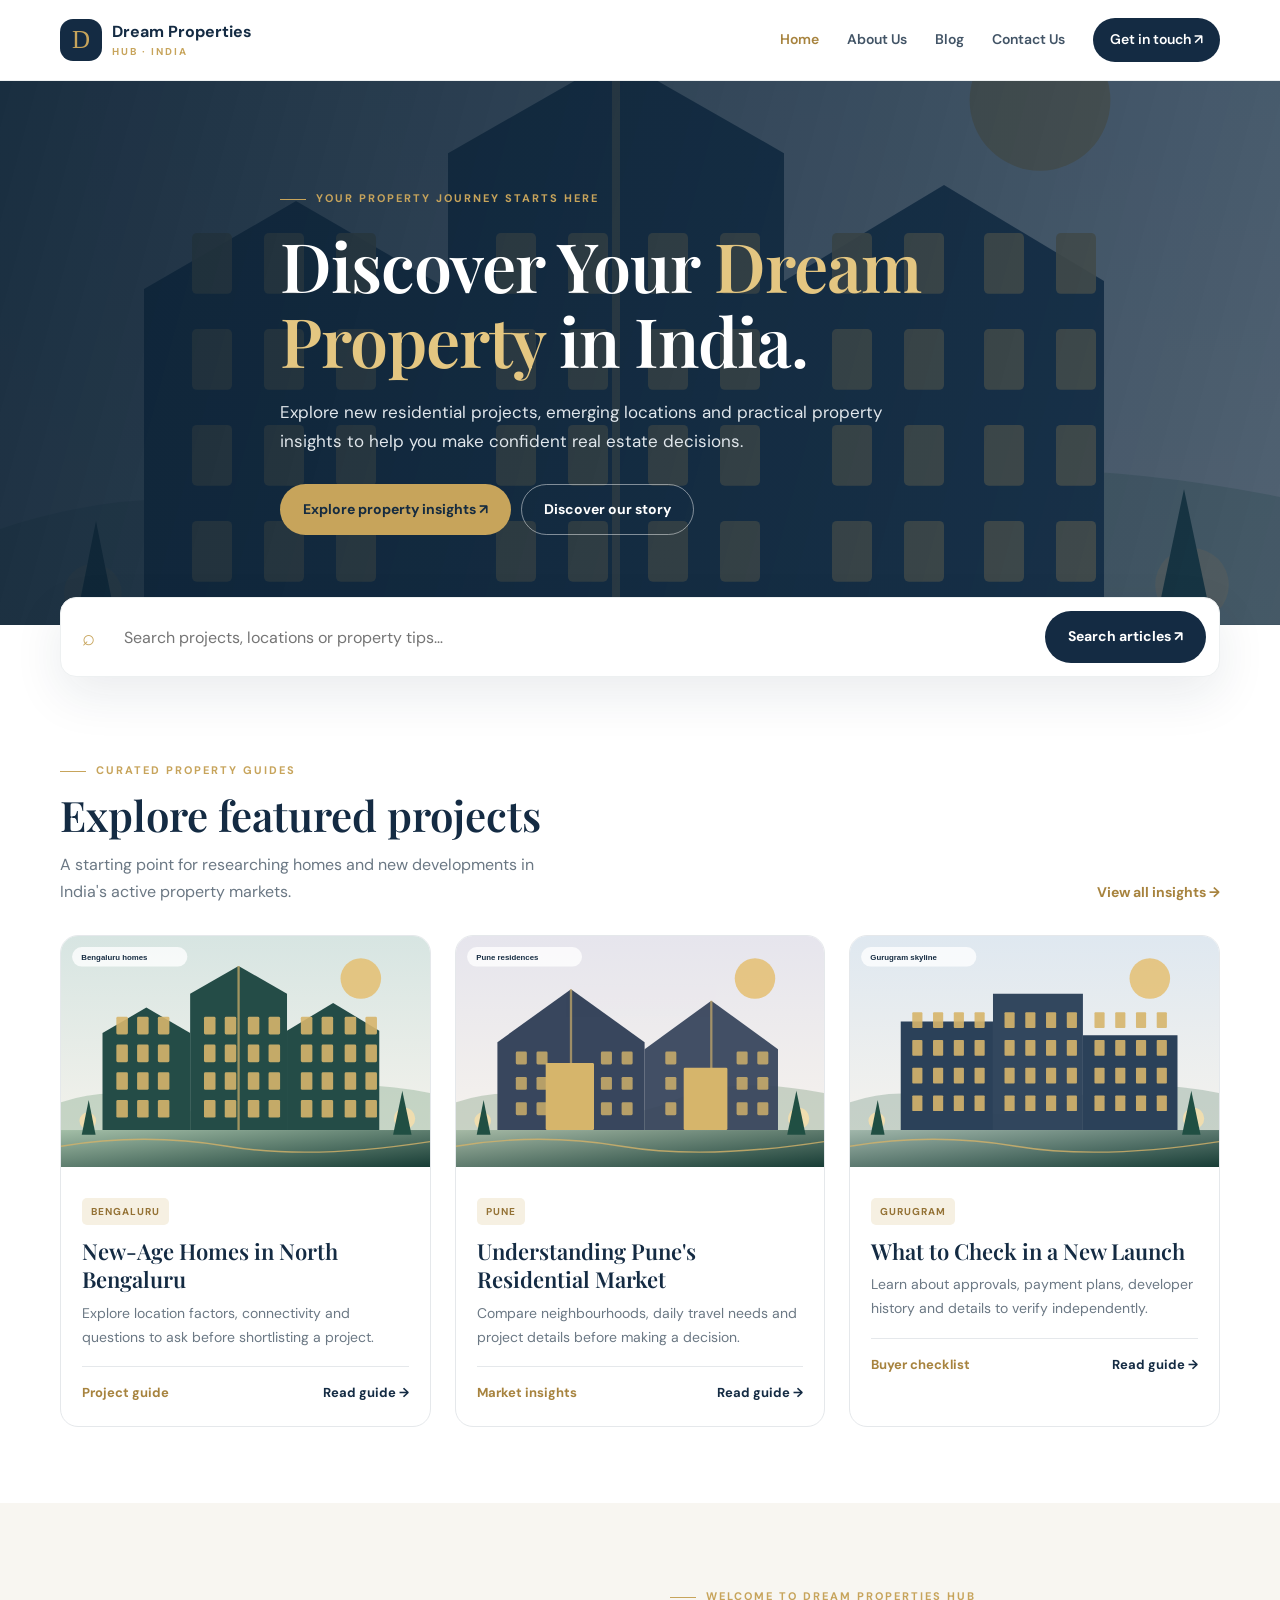
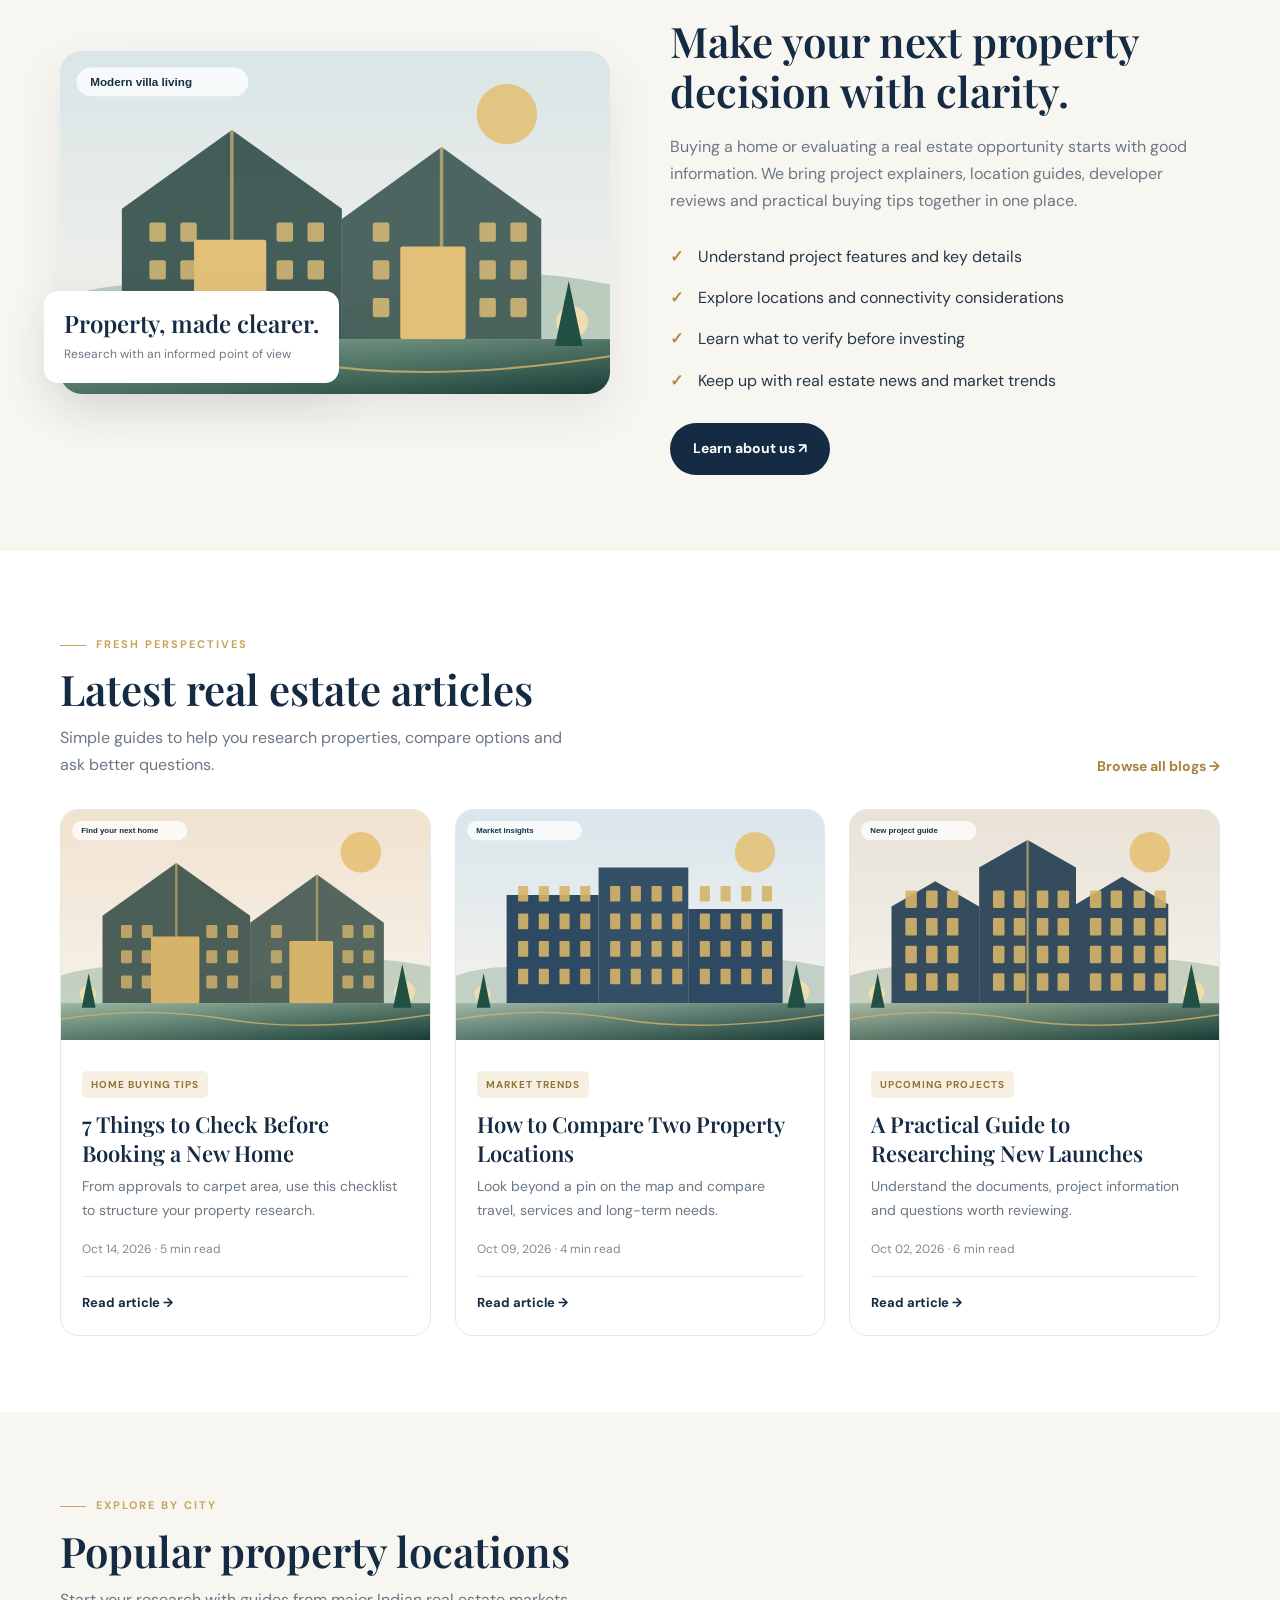
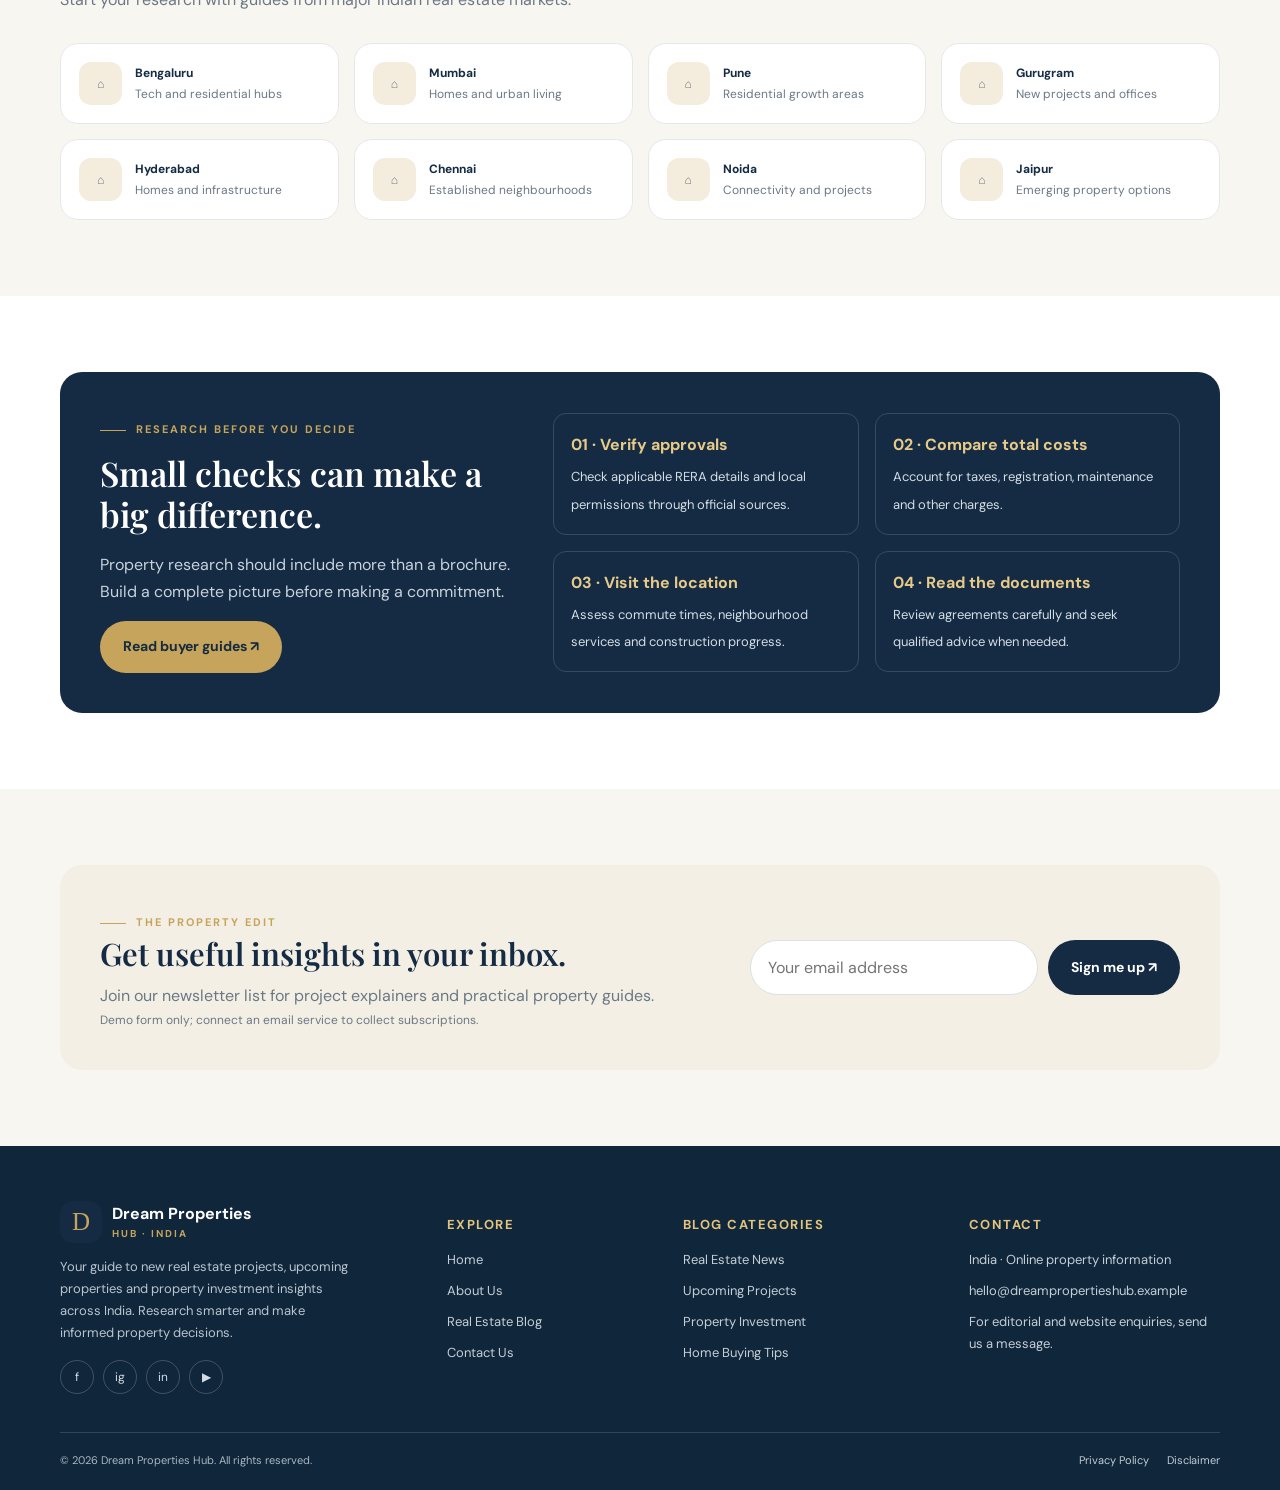
<file: index.html>
<!doctype html><html lang="en"><head><meta name="google-site-verification" content="VFVruG6keIHSLw3ViMLYFEYO979lardxVU_OeAtIS70" /><meta charset="utf-8"><meta name="viewport" content="width=device-width, initial-scale=1"><title>Dream Properties Hub | Real Estate Projects & Property Insights</title><meta name="description" content="Explore real estate projects, upcoming properties, location guides and property investment insights across India."><link rel="canonical" href="https://www.example.com/"><meta property="og:type" content="website"><meta property="og:site_name" content="Dream Properties Hub"><meta property="og:title" content="Dream Properties Hub | Real Estate Projects & Property Insights"><meta property="og:description" content="Explore real estate projects, upcoming properties, location guides and property investment insights across India."><meta property="og:url" content="https://www.example.com/"><meta property="og:image" content="https://www.example.com/assets/images/city-skyline.svg"><meta name="theme-color" content="#142b43"><link rel="stylesheet" href="assets/css/style.css"><script src="assets/js/main.js" defer></script><script type="application/ld+json">{"@context":"https://schema.org","@type":"Organization","name":"Dream Properties Hub","url":"https://www.example.com/","description":"Real estate projects and property insights across India."}</script></head><body><header class="site-header"><div class="container nav-wrap"><a class="brand" href="index.html" aria-label="Dream Properties Hub home"><span class="brand-mark">D</span><span>Dream Properties <small>HUB · INDIA</small></span></a><button class="menu-toggle" type="button" aria-label="Open navigation menu" aria-expanded="false">&#9776;</button><nav class="nav-links" aria-label="Main navigation"><a href="index.html" class="active" aria-current="page">Home</a><a href="about.html" >About Us</a><a href="blogs.html" >Blog</a><a href="contact.html" >Contact Us</a><a class="nav-cta" href="contact.html">Get in touch ↗</a></nav></div></header><main>
<section class="hero"><div class="container hero-content"><span class="eyebrow">Your property journey starts here</span><h1>Discover Your <span>Dream Property</span> in India.</h1><p>Explore new residential projects, emerging locations and practical property insights to help you make confident real estate decisions.</p><div class="hero-actions"><a class="btn btn-gold" href="blogs.html">Explore property insights ↗</a><a class="btn btn-outline" href="about.html">Discover our story</a></div></div></section>
<div class="container search-panel"><form class="search-box" data-blog-search-form role="search"><span class="search-icon">⌕</span><input type="search" aria-label="Search real estate articles and projects" placeholder="Search projects, locations or property tips…"><button class="btn btn-navy" type="submit">Search articles ↗</button></form></div>
<section class="section"><div class="container"><div class="section-head"><div><span class="eyebrow">Curated property guides</span><h2>Explore featured projects</h2><p>A starting point for researching homes and new developments in India's active property markets.</p></div><a class="text-link" href="blogs.html">View all insights →</a></div><div class="grid grid-3">
<article class="project-card"><img src="assets/images/bangalore-homes.svg" alt="Contemporary residential towers in Bengaluru" loading="lazy"><div class="card-body"><span class="tag">Bengaluru</span><h3>New-Age Homes in North Bengaluru</h3><p>Explore location factors, connectivity and questions to ask before shortlisting a project.</p><div class="card-foot"><span class="price">Project guide</span><a href="blogs.html?q=Bengaluru">Read guide →</a></div></div></article>
<article class="project-card"><img src="assets/images/pune-residences.svg" alt="Modern residential homes in Pune" loading="lazy"><div class="card-body"><span class="tag">Pune</span><h3>Understanding Pune's Residential Market</h3><p>Compare neighbourhoods, daily travel needs and project details before making a decision.</p><div class="card-foot"><span class="price">Market insights</span><a href="blogs.html?q=Pune">Read guide →</a></div></div></article>
<article class="project-card"><img src="assets/images/gurgaon-skyline.svg" alt="Modern Gurugram skyline" loading="lazy"><div class="card-body"><span class="tag">Gurugram</span><h3>What to Check in a New Launch</h3><p>Learn about approvals, payment plans, developer history and details to verify independently.</p><div class="card-foot"><span class="price">Buyer checklist</span><a href="blogs.html">Read guide →</a></div></div></article></div></div></section>
<section class="section section-soft"><div class="container intro-grid"><div class="intro-art"><img src="assets/images/modern-villa.svg" alt="Modern villas with green landscaping" loading="lazy"><div class="stat-card"><strong>Property, made clearer.</strong><span>Research with an informed point of view</span></div></div><div class="intro-copy"><span class="eyebrow">Welcome to Dream Properties Hub</span><h2 class="section-title">Make your next property decision with clarity.</h2><p>Buying a home or evaluating a real estate opportunity starts with good information. We bring project explainers, location guides, developer reviews and practical buying tips together in one place.</p><ul class="check-list"><li>Understand project features and key details</li><li>Explore locations and connectivity considerations</li><li>Learn what to verify before investing</li><li>Keep up with real estate news and market trends</li></ul><a class="btn btn-navy" href="about.html">Learn about us ↗</a></div></div></section>
<section class="section"><div class="container"><div class="section-head"><div><span class="eyebrow">Fresh perspectives</span><h2>Latest real estate articles</h2><p>Simple guides to help you research properties, compare options and ask better questions.</p></div><a class="text-link" href="blogs.html">Browse all blogs →</a></div><div class="grid grid-3">
<article class="blog-card"><img src="assets/images/home-buying.svg" alt="Home buying guide illustration" loading="lazy"><div class="card-body"><span class="tag">Home Buying Tips</span><h3>7 Things to Check Before Booking a New Home</h3><p>From approvals to carpet area, use this checklist to structure your property research.</p><div class="meta">Oct 14, 2026 · 5 min read</div><div class="card-foot"><a href="blogs.html?q=booking">Read article →</a></div></div></article>
<article class="blog-card"><img src="assets/images/market-trends.svg" alt="Real estate market trends illustration" loading="lazy"><div class="card-body"><span class="tag">Market Trends</span><h3>How to Compare Two Property Locations</h3><p>Look beyond a pin on the map and compare travel, services and long-term needs.</p><div class="meta">Oct 09, 2026 · 4 min read</div><div class="card-foot"><a href="blogs.html?q=locations">Read article →</a></div></div></article>
<article class="blog-card"><img src="assets/images/project-guide.svg" alt="Upcoming project guide illustration" loading="lazy"><div class="card-body"><span class="tag">Upcoming Projects</span><h3>A Practical Guide to Researching New Launches</h3><p>Understand the documents, project information and questions worth reviewing.</p><div class="meta">Oct 02, 2026 · 6 min read</div><div class="card-foot"><a href="blogs.html?q=launches">Read article →</a></div></div></article></div></div></section>
<section class="section section-soft"><div class="container"><div class="section-head"><div><span class="eyebrow">Explore by city</span><h2>Popular property locations</h2><p>Start your research with guides from major Indian real estate markets.</p></div></div><div class="location-grid">
<a class="location-card" href="blogs.html?q=Bengaluru"><span class="location-icon">⌂</span><span><strong>Bengaluru</strong><span>Tech and residential hubs</span></span></a><a class="location-card" href="blogs.html?q=Mumbai"><span class="location-icon">⌂</span><span><strong>Mumbai</strong><span>Homes and urban living</span></span></a><a class="location-card" href="blogs.html?q=Pune"><span class="location-icon">⌂</span><span><strong>Pune</strong><span>Residential growth areas</span></span></a><a class="location-card" href="blogs.html?q=Gurugram"><span class="location-icon">⌂</span><span><strong>Gurugram</strong><span>New projects and offices</span></span></a><a class="location-card" href="blogs.html?q=Hyderabad"><span class="location-icon">⌂</span><span><strong>Hyderabad</strong><span>Homes and infrastructure</span></span></a><a class="location-card" href="blogs.html?q=Chennai"><span class="location-icon">⌂</span><span><strong>Chennai</strong><span>Established neighbourhoods</span></span></a><a class="location-card" href="blogs.html?q=Noida"><span class="location-icon">⌂</span><span><strong>Noida</strong><span>Connectivity and projects</span></span></a><a class="location-card" href="blogs.html?q=Jaipur"><span class="location-icon">⌂</span><span><strong>Jaipur</strong><span>Emerging property options</span></span></a></div></div></section>
<section class="section"><div class="container"><div class="tip-panel"><div><span class="eyebrow">Research before you decide</span><h2>Small checks can make a big difference.</h2><p>Property research should include more than a brochure. Build a complete picture before making a commitment.</p><a class="btn btn-gold" href="blogs.html">Read buyer guides ↗</a></div><div class="tip-list"><div class="tip-item"><strong>01 · Verify approvals</strong><span>Check applicable RERA details and local permissions through official sources.</span></div><div class="tip-item"><strong>02 · Compare total costs</strong><span>Account for taxes, registration, maintenance and other charges.</span></div><div class="tip-item"><strong>03 · Visit the location</strong><span>Assess commute times, neighbourhood services and construction progress.</span></div><div class="tip-item"><strong>04 · Read the documents</strong><span>Review agreements carefully and seek qualified advice when needed.</span></div></div></div></div></section>
<section class="section section-soft"><div class="container"><div class="newsletter"><div><span class="eyebrow">The property edit</span><h2>Get useful insights in your inbox.</h2><p>Join our newsletter list for project explainers and practical property guides.</p><p class="form-note">Demo form only; connect an email service to collect subscriptions.</p></div><form class="newsletter-form" data-newsletter-form><input type="email" required placeholder="Your email address" aria-label="Your email address"><button class="btn btn-navy" type="submit">Sign me up ↗</button><p class="form-note" data-newsletter-status hidden></p></form></div></div></section></main><footer class="site-footer"><div class="container"><div class="footer-grid"><div><a class="brand footer-brand" href="index.html"><span class="brand-mark">D</span><span>Dream Properties <small>HUB · INDIA</small></span></a><p class="footer-about">Your guide to new real estate projects, upcoming properties and property investment insights across India. Research smarter and make informed property decisions.</p><div class="socials"><a href="https://www.facebook.com/" aria-label="Facebook">f</a><a href="https://www.instagram.com/" aria-label="Instagram">ig</a><a href="https://www.linkedin.com/" aria-label="LinkedIn">in</a><a href="https://www.youtube.com/" aria-label="YouTube">▶</a></div></div><div class="footer-col"><h3>Explore</h3><a href="index.html">Home</a><a href="about.html">About Us</a><a href="blogs.html">Real Estate Blog</a><a href="contact.html">Contact Us</a></div><div class="footer-col"><h3>Blog Categories</h3><a href="blogs.html?category=Real%20Estate%20News">Real Estate News</a><a href="blogs.html?category=Upcoming%20Projects">Upcoming Projects</a><a href="blogs.html?category=Property%20Investment">Property Investment</a><a href="blogs.html?category=Home%20Buying%20Tips">Home Buying Tips</a></div><div class="footer-col"><h3>Contact</h3><p>India · Online property information</p><a href="mailto:hello@dreampropertieshub.example">hello@dreampropertieshub.example</a><p>For editorial and website enquiries, send us a message.</p></div></div><div class="footer-bottom"><span>© <span data-year>2026</span> Dream Properties Hub. All rights reserved.</span><div class="legal-links"><a href="#" data-placeholder-link>Privacy Policy</a><a href="#" data-placeholder-link>Disclaimer</a></div></div></div></footer></body></html>
</file>
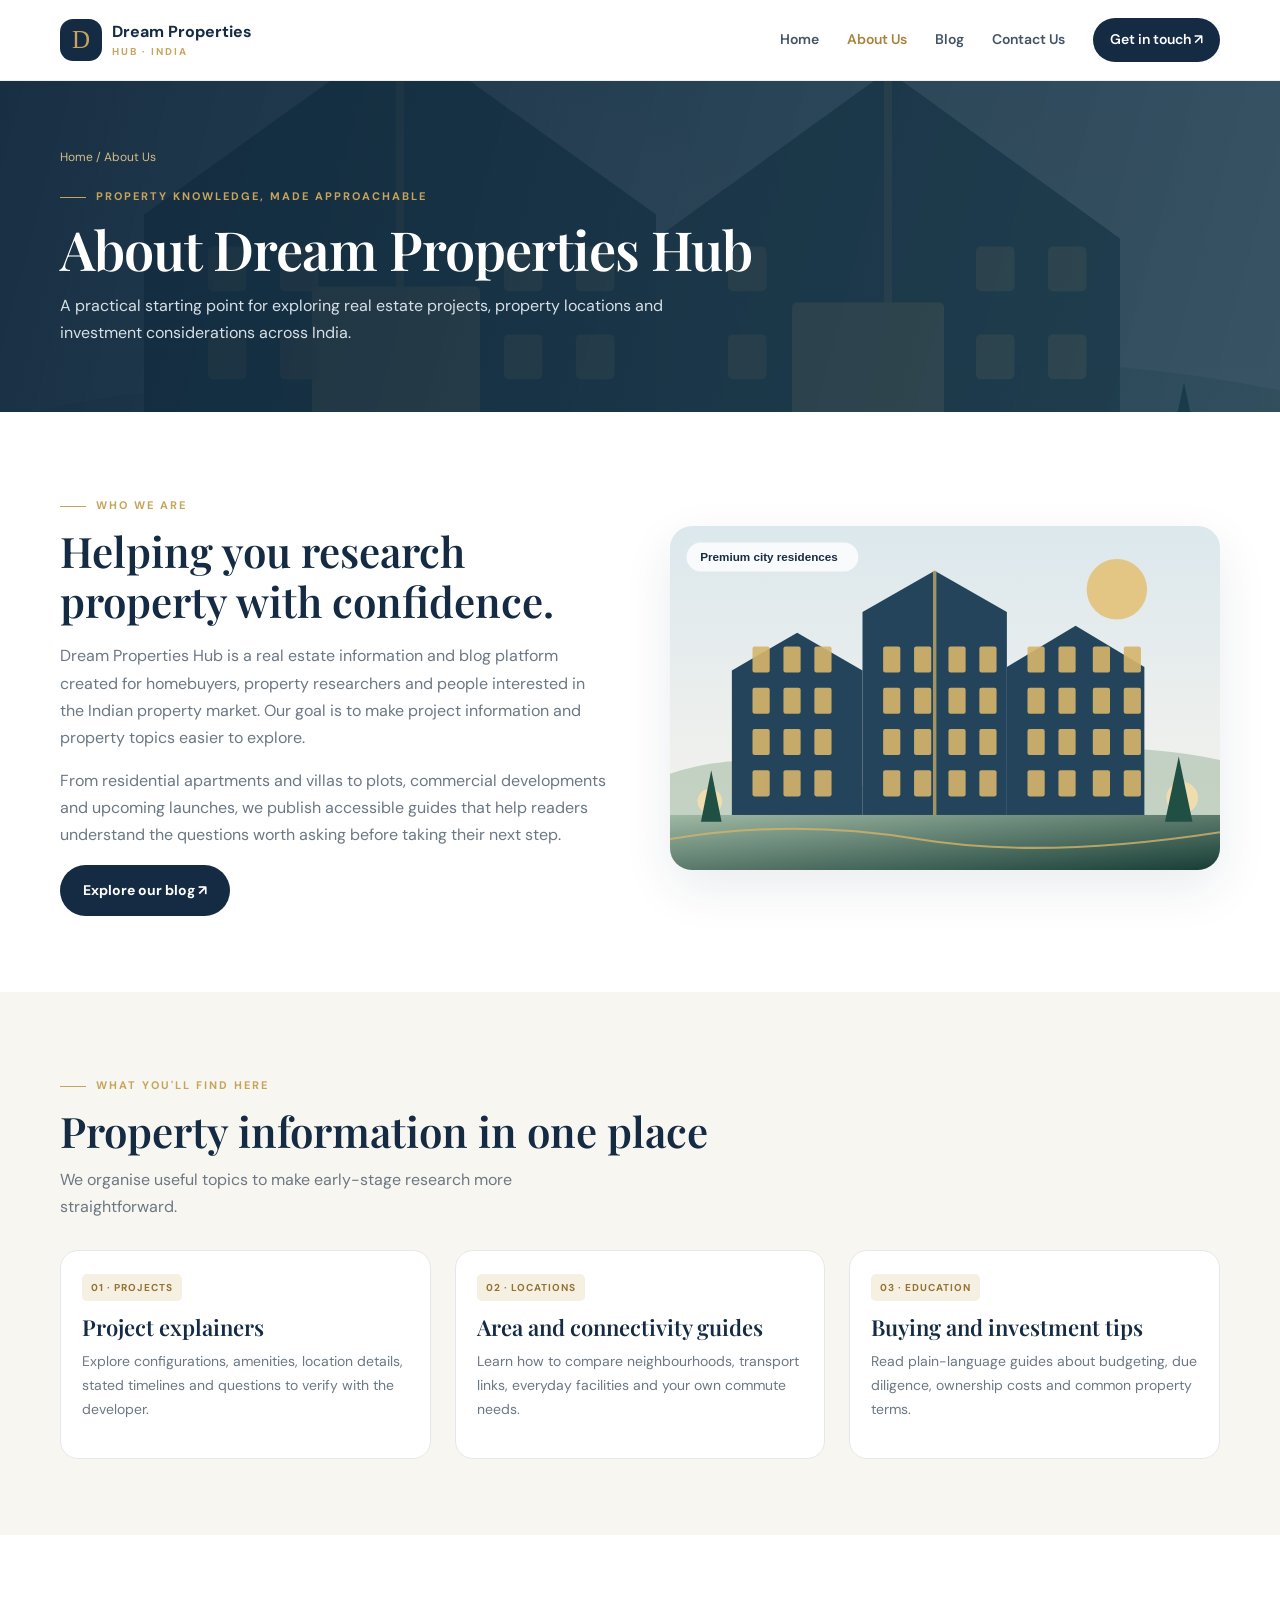
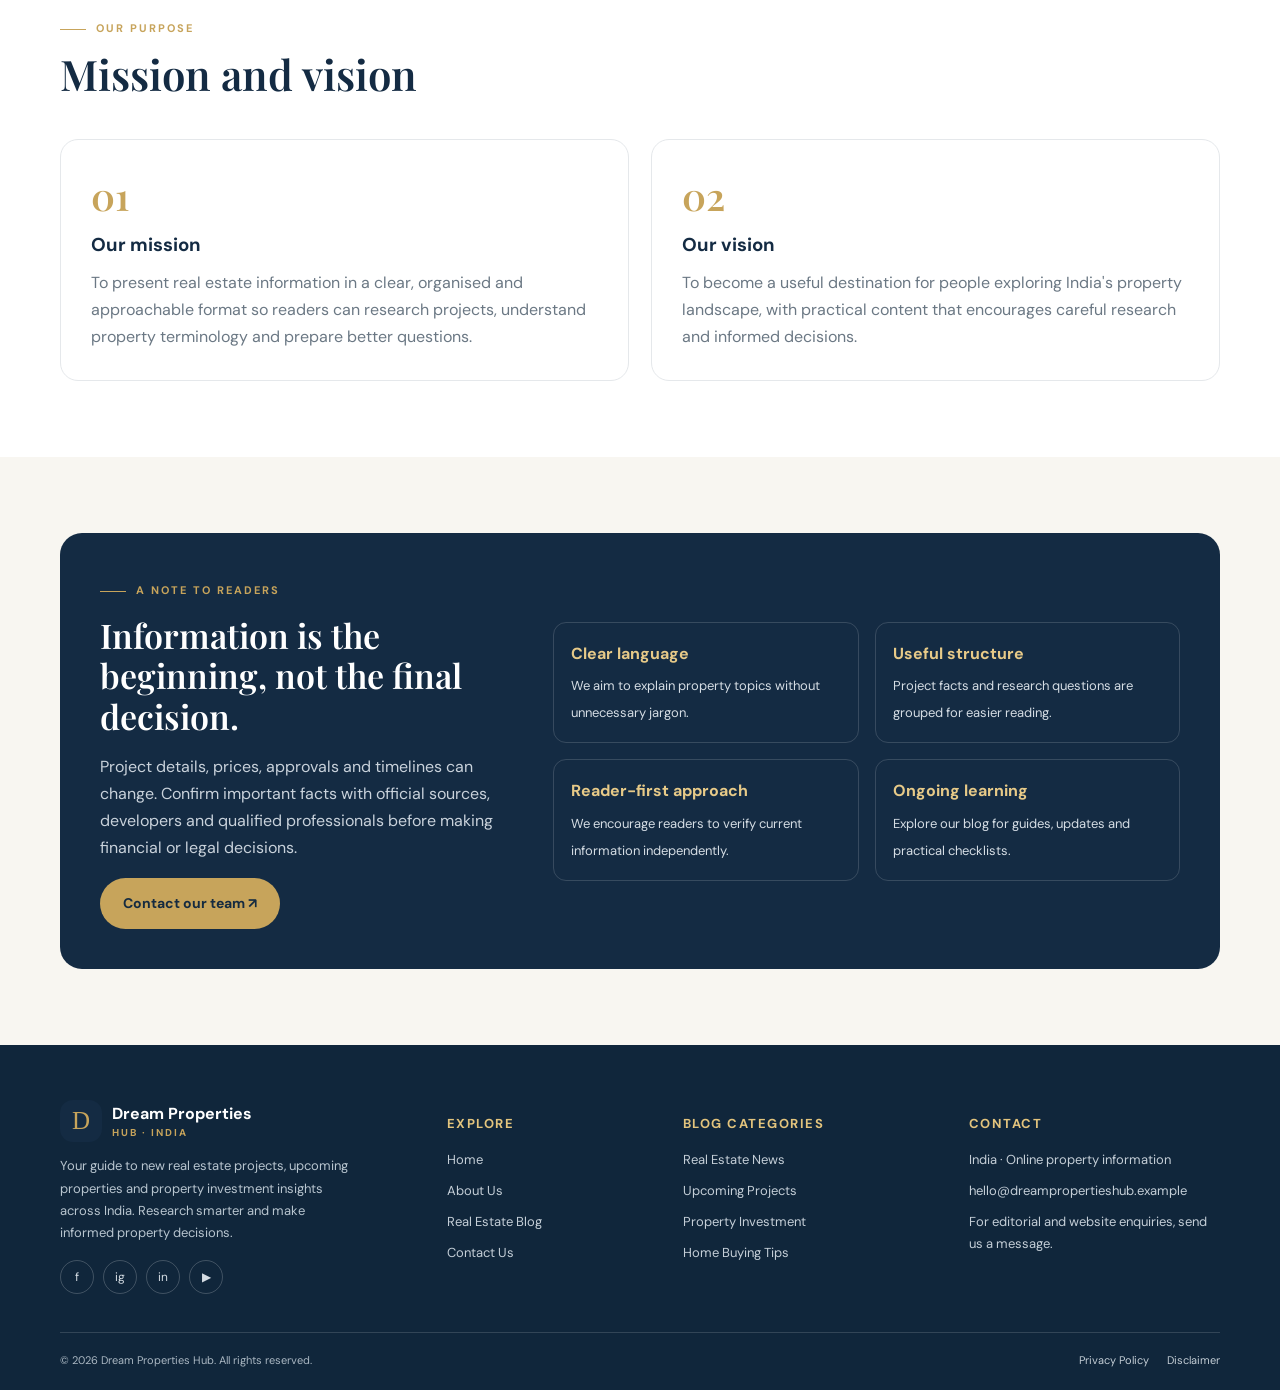
<file: about.html>
<!doctype html><html lang="en"><head><meta charset="utf-8"><meta name="viewport" content="width=device-width, initial-scale=1"><title>About Us | Dream Properties Hub</title><meta name="description" content="Learn about Dream Properties Hub and our aim to make Indian real estate projects, locations and property insights easier to research."><link rel="canonical" href="https://www.example.com/about.html"><meta property="og:type" content="website"><meta property="og:site_name" content="Dream Properties Hub"><meta property="og:title" content="About Us | Dream Properties Hub"><meta property="og:description" content="Learn about Dream Properties Hub and our aim to make Indian real estate projects, locations and property insights easier to research."><meta property="og:url" content="https://www.example.com/about.html"><meta property="og:image" content="https://www.example.com/assets/images/city-skyline.svg"><meta name="theme-color" content="#142b43"><link rel="stylesheet" href="assets/css/style.css"><script src="assets/js/main.js" defer></script><script type="application/ld+json">{"@context":"https://schema.org","@type":"Organization","name":"Dream Properties Hub","url":"https://www.example.com/","description":"Real estate projects and property insights across India."}</script></head><body><header class="site-header"><div class="container nav-wrap"><a class="brand" href="index.html" aria-label="Dream Properties Hub home"><span class="brand-mark">D</span><span>Dream Properties <small>HUB · INDIA</small></span></a><button class="menu-toggle" type="button" aria-label="Open navigation menu" aria-expanded="false">&#9776;</button><nav class="nav-links" aria-label="Main navigation"><a href="index.html" >Home</a><a href="about.html" class="active" aria-current="page">About Us</a><a href="blogs.html" >Blog</a><a href="contact.html" >Contact Us</a><a class="nav-cta" href="contact.html">Get in touch ↗</a></nav></div></header><main><section class="page-hero"><div class="container"><div class="breadcrumb">Home / About Us</div><span class="eyebrow">Property knowledge, made approachable</span><h1>About Dream Properties Hub</h1><p>A practical starting point for exploring real estate projects, property locations and investment considerations across India.</p></div></section>
<section class="section"><div class="container intro-grid"><div class="intro-copy"><span class="eyebrow">Who we are</span><h2 class="section-title">Helping you research property with confidence.</h2><p>Dream Properties Hub is a real estate information and blog platform created for homebuyers, property researchers and people interested in the Indian property market. Our goal is to make project information and property topics easier to explore.</p><p>From residential apartments and villas to plots, commercial developments and upcoming launches, we publish accessible guides that help readers understand the questions worth asking before taking their next step.</p><a class="btn btn-navy" href="blogs.html">Explore our blog ↗</a></div><div class="intro-art"><img src="assets/images/city-skyline.svg" alt="Illustration of contemporary city buildings" loading="lazy"></div></div></section>
<section class="section section-soft"><div class="container"><div class="section-head"><div><span class="eyebrow">What you'll find here</span><h2>Property information in one place</h2><p>We organise useful topics to make early-stage research more straightforward.</p></div></div><div class="grid grid-3"><article class="project-card"><div class="card-body"><span class="tag">01 · Projects</span><h3>Project explainers</h3><p>Explore configurations, amenities, location details, stated timelines and questions to verify with the developer.</p></div></article><article class="project-card"><div class="card-body"><span class="tag">02 · Locations</span><h3>Area and connectivity guides</h3><p>Learn how to compare neighbourhoods, transport links, everyday facilities and your own commute needs.</p></div></article><article class="project-card"><div class="card-body"><span class="tag">03 · Education</span><h3>Buying and investment tips</h3><p>Read plain-language guides about budgeting, due diligence, ownership costs and common property terms.</p></div></article></div></div></section>
<section class="section"><div class="container"><div class="section-head"><div><span class="eyebrow">Our purpose</span><h2>Mission and vision</h2></div></div><div class="mission-grid"><article class="mission-card"><div class="number">01</div><h3>Our mission</h3><p>To present real estate information in a clear, organised and approachable format so readers can research projects, understand property terminology and prepare better questions.</p></article><article class="mission-card"><div class="number">02</div><h3>Our vision</h3><p>To become a useful destination for people exploring India's property landscape, with practical content that encourages careful research and informed decisions.</p></article></div></div></section>
<section class="section section-soft"><div class="container"><div class="tip-panel"><div><span class="eyebrow">A note to readers</span><h2>Information is the beginning, not the final decision.</h2><p>Project details, prices, approvals and timelines can change. Confirm important facts with official sources, developers and qualified professionals before making financial or legal decisions.</p><a class="btn btn-gold" href="contact.html">Contact our team ↗</a></div><div class="tip-list"><div class="tip-item"><strong>Clear language</strong><span>We aim to explain property topics without unnecessary jargon.</span></div><div class="tip-item"><strong>Useful structure</strong><span>Project facts and research questions are grouped for easier reading.</span></div><div class="tip-item"><strong>Reader-first approach</strong><span>We encourage readers to verify current information independently.</span></div><div class="tip-item"><strong>Ongoing learning</strong><span>Explore our blog for guides, updates and practical checklists.</span></div></div></div></div></section></main><footer class="site-footer"><div class="container"><div class="footer-grid"><div><a class="brand footer-brand" href="index.html"><span class="brand-mark">D</span><span>Dream Properties <small>HUB · INDIA</small></span></a><p class="footer-about">Your guide to new real estate projects, upcoming properties and property investment insights across India. Research smarter and make informed property decisions.</p><div class="socials"><a href="https://www.facebook.com/" aria-label="Facebook">f</a><a href="https://www.instagram.com/" aria-label="Instagram">ig</a><a href="https://www.linkedin.com/" aria-label="LinkedIn">in</a><a href="https://www.youtube.com/" aria-label="YouTube">▶</a></div></div><div class="footer-col"><h3>Explore</h3><a href="index.html">Home</a><a href="about.html">About Us</a><a href="blogs.html">Real Estate Blog</a><a href="contact.html">Contact Us</a></div><div class="footer-col"><h3>Blog Categories</h3><a href="blogs.html?category=Real%20Estate%20News">Real Estate News</a><a href="blogs.html?category=Upcoming%20Projects">Upcoming Projects</a><a href="blogs.html?category=Property%20Investment">Property Investment</a><a href="blogs.html?category=Home%20Buying%20Tips">Home Buying Tips</a></div><div class="footer-col"><h3>Contact</h3><p>India · Online property information</p><a href="mailto:hello@dreampropertieshub.example">hello@dreampropertieshub.example</a><p>For editorial and website enquiries, send us a message.</p></div></div><div class="footer-bottom"><span>© <span data-year>2026</span> Dream Properties Hub. All rights reserved.</span><div class="legal-links"><a href="#" data-placeholder-link>Privacy Policy</a><a href="#" data-placeholder-link>Disclaimer</a></div></div></div></footer></body></html>
</file>
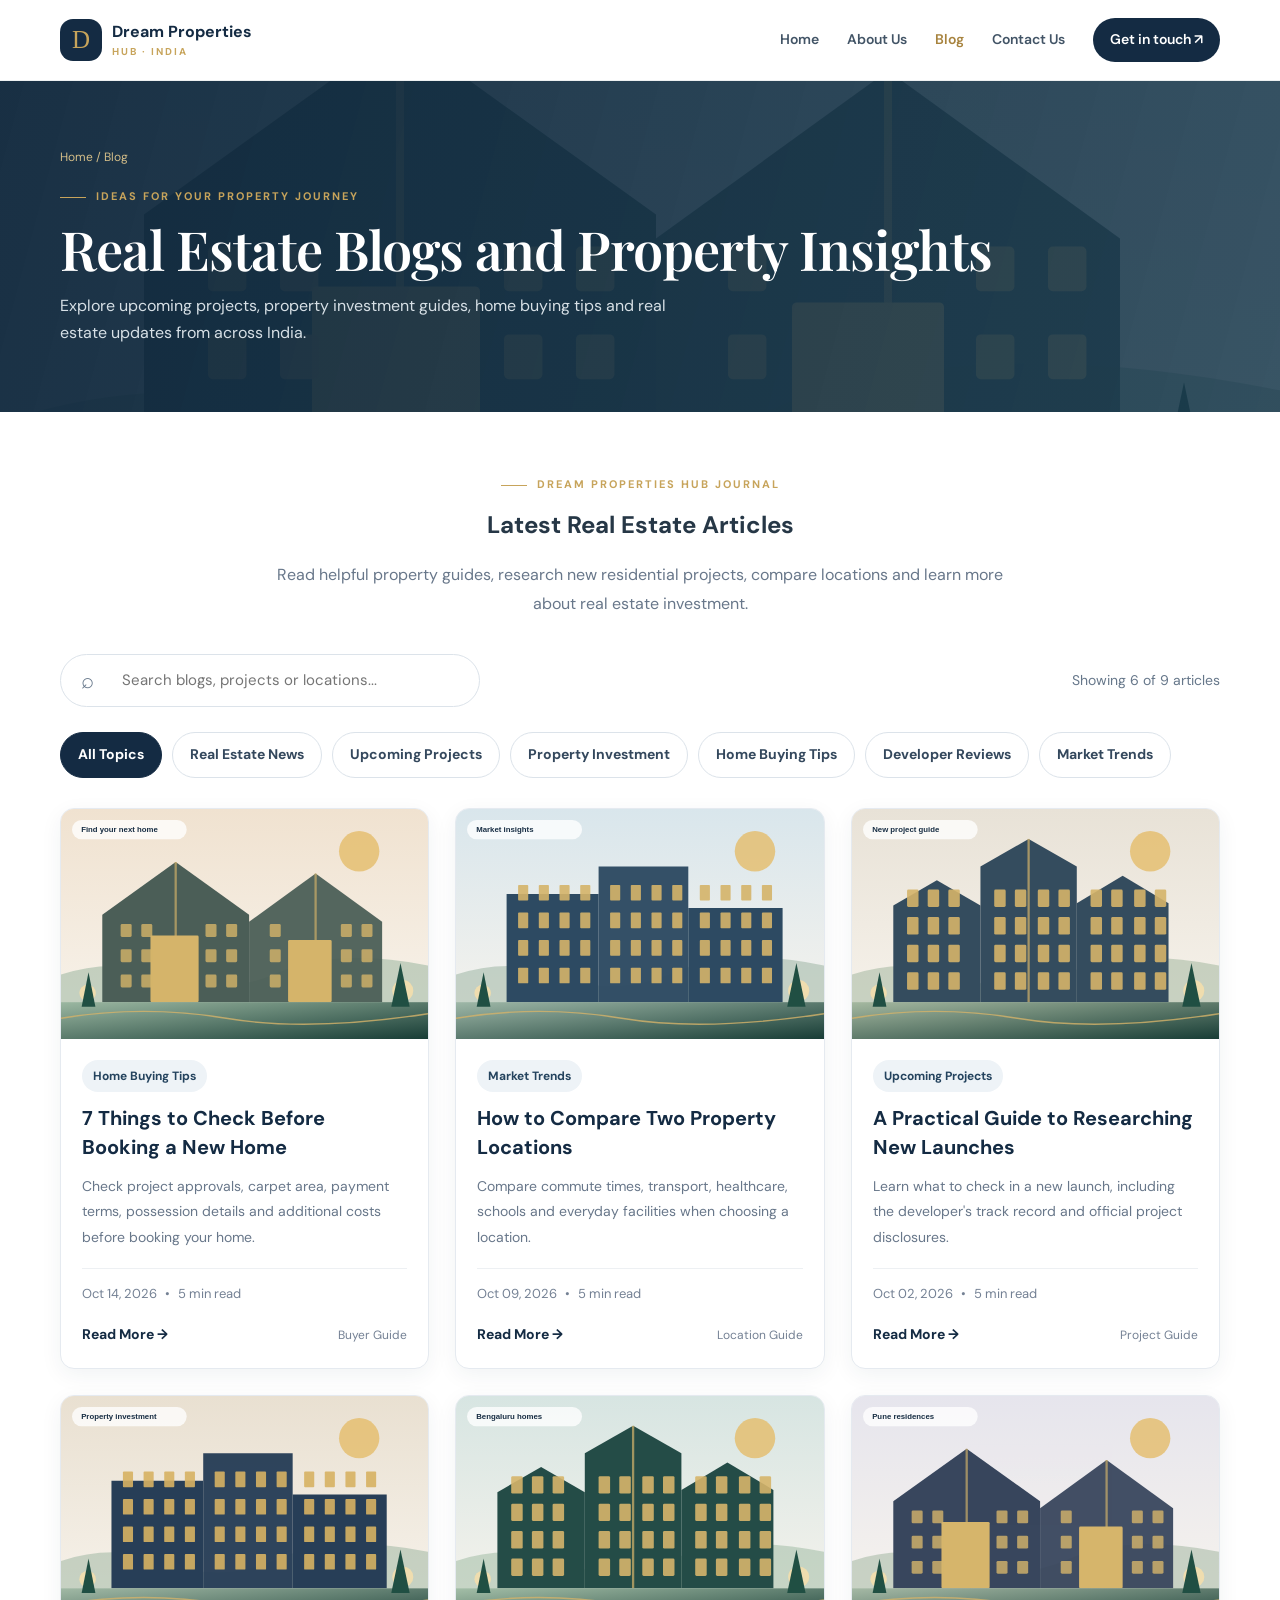
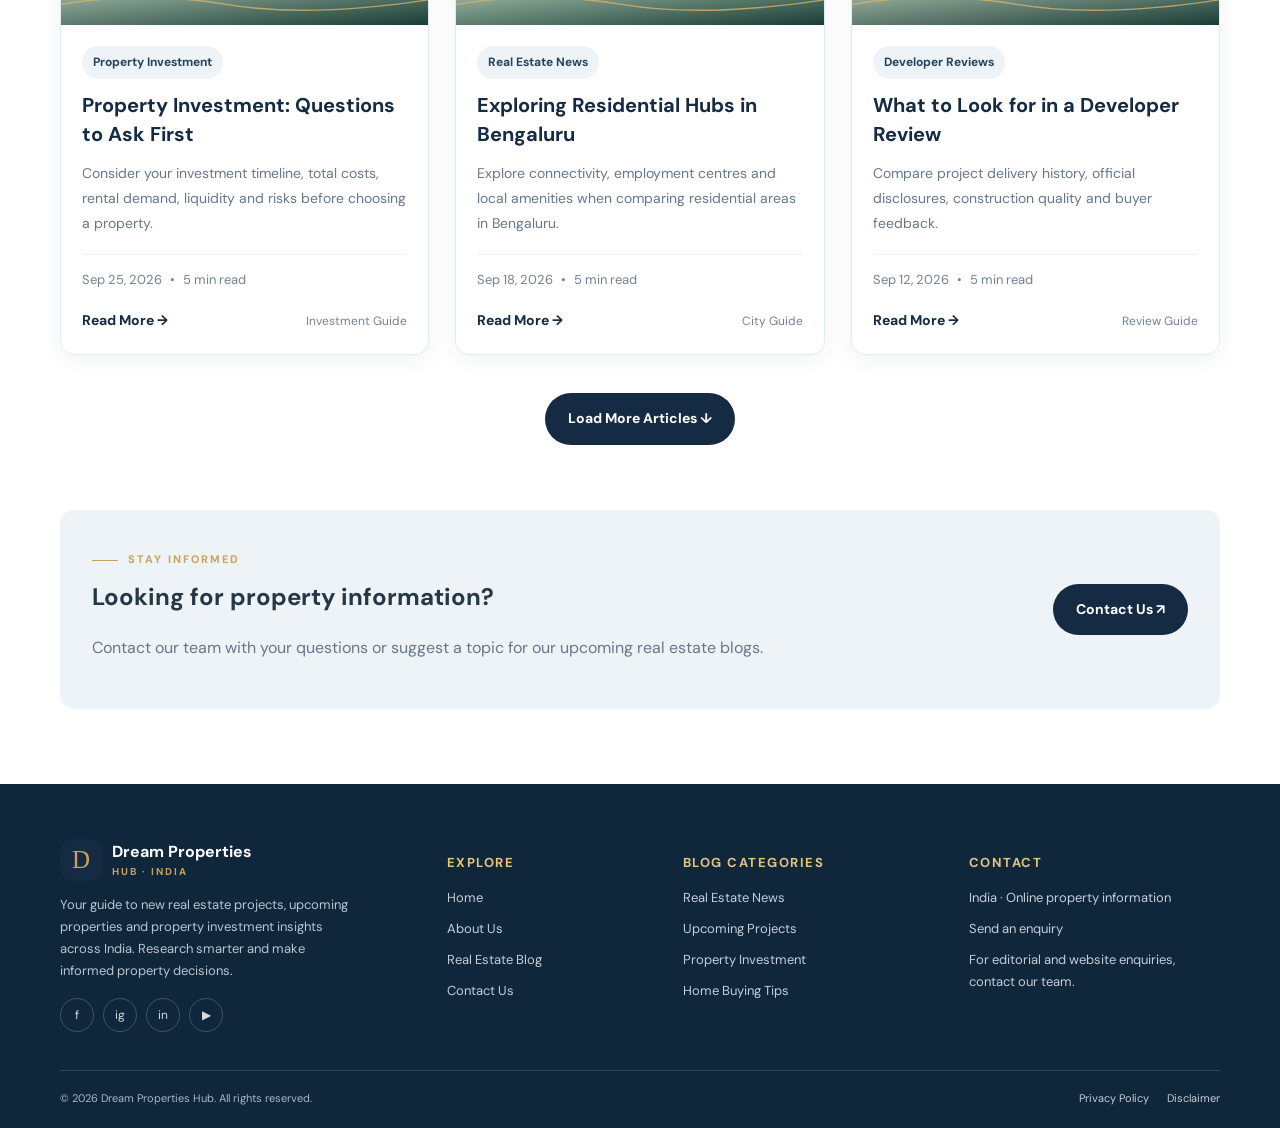
<file: blogs.html>
<!DOCTYPE html>
<html lang="en">
<head>
  <meta charset="UTF-8">
  <meta name="viewport" content="width=device-width, initial-scale=1.0">

  <title>Real Estate Blogs & Property Insights | Dream Properties Hub</title>
  <meta name="description" content="Explore real estate blogs, upcoming projects, property investment guides, home buying tips and developer reviews across India.">

  <link rel="canonical" href="https://www.example.com/blogs.html">
  <meta name="theme-color" content="#142b43">

  <link rel="stylesheet" href="assets/css/style.css">
  <script src="assets/js/main.js" defer></script>

  <style>
    /* BLOG LISTING PAGE */

    .blog-listing {
      padding: 55px 0 75px;
    }

    .blog-heading {
      text-align: center;
      max-width: 750px;
      margin: 0 auto 35px;
    }

    .blog-heading h2 {
      margin: 10px 0;
    }

    .blog-heading p {
      color: #68778a;
      line-height: 1.8;
    }

    .blog-tools {
      display: flex;
      justify-content: space-between;
      align-items: center;
      gap: 20px;
      margin-bottom: 25px;
    }

    .search-box {
      display: flex;
      align-items: center;
      gap: 12px;
      width: 100%;
      max-width: 560px;
      padding: 14px 17px;
      border: 1px solid #dce3ea;
      border-radius: 10px;
      background: #fff;
    }

    .search-box input {
      width: 100%;
      border: none;
      outline: none;
      font-size: 15px;
      background: transparent;
    }

    .search-icon {
      font-size: 22px;
      color: #66778a;
    }

    .result-count {
      color: #66778a;
      font-size: 14px;
    }

    .filter-row {
      display: flex;
      flex-wrap: wrap;
      gap: 10px;
      margin-bottom: 30px;
    }

    .filter-btn {
      padding: 10px 17px;
      border: 1px solid #dce3ea;
      border-radius: 30px;
      background: #fff;
      color: #34485d;
      font-size: 14px;
      cursor: pointer;
      transition: 0.25s;
    }

    .filter-btn:hover,
    .filter-btn.active {
      background: #142b43;
      border-color: #142b43;
      color: #fff;
    }

    .blog-listing-grid {
      display: grid;
      grid-template-columns: repeat(3, minmax(0, 1fr));
      gap: 26px;
    }

    .listing-card {
      display: flex;
      flex-direction: column;
      min-width: 0;
      overflow: hidden;
      border: 1px solid #e5eaf0;
      border-radius: 14px;
      background: #fff;
      box-shadow: 0 6px 22px rgba(20, 43, 67, 0.06);
      transition: transform 0.25s, box-shadow 0.25s;
    }

    .listing-card:hover {
      transform: translateY(-5px);
      box-shadow: 0 12px 30px rgba(20, 43, 67, 0.12);
    }

    .listing-card[hidden] {
      display: none !important;
    }

    .listing-image {
      display: block;
      width: 100%;
      aspect-ratio: 16 / 10;
      object-fit: cover;
      background: #eef2f5;
    }

    .listing-body {
      display: flex;
      flex-direction: column;
      flex: 1;
      padding: 21px;
    }

    .listing-category {
      align-self: flex-start;
      margin-bottom: 12px;
      padding: 6px 11px;
      border-radius: 30px;
      background: #eef3f7;
      color: #24435e;
      font-size: 12px;
      font-weight: 700;
    }

    .listing-body h3 {
      margin: 0 0 12px;
      font-size: 20px;
      line-height: 1.45;
    }

    .listing-body h3 a {
      color: #142b43;
      text-decoration: none;
    }

    .listing-body h3 a:hover {
      color: #b77936;
    }

    .listing-body p {
      margin: 0 0 18px;
      color: #68778a;
      font-size: 14px;
      line-height: 1.8;
    }

    .listing-meta {
      display: flex;
      flex-wrap: wrap;
      gap: 8px;
      margin-top: auto;
      padding-top: 14px;
      border-top: 1px solid #edf0f3;
      color: #748194;
      font-size: 13px;
    }

    .listing-footer {
      display: flex;
      justify-content: space-between;
      align-items: center;
      gap: 10px;
      margin-top: 18px;
    }

    .read-more {
      color: #142b43;
      font-weight: 700;
      font-size: 14px;
      text-decoration: none;
    }

    .read-more:hover {
      color: #b77936;
    }

    .read-time {
      color: #748194;
      font-size: 12px;
    }

    .no-results {
      grid-column: 1 / -1;
      padding: 45px 20px;
      text-align: center;
      border: 1px dashed #cbd5df;
      border-radius: 12px;
    }

    .no-results p {
      color: #68778a;
    }

    .load-more-wrap {
      display: flex;
      justify-content: center;
      margin-top: 38px;
    }

    .load-more-wrap button {
      cursor: pointer;
    }

    .blog-cta {
      display: flex;
      align-items: center;
      justify-content: space-between;
      gap: 25px;
      margin-top: 65px;
      padding: 32px;
      border-radius: 14px;
      background: #eef3f7;
    }

    .blog-cta h2 {
      margin: 8px 0;
    }

    .blog-cta p {
      color: #68778a;
    }

    @media (max-width: 1000px) {
      .blog-listing-grid {
        grid-template-columns: repeat(2, minmax(0, 1fr));
      }
    }

    @media (max-width: 600px) {
      .blog-listing {
        padding: 35px 0 50px;
      }

      .blog-tools {
        align-items: stretch;
        flex-direction: column;
      }

      .blog-listing-grid {
        grid-template-columns: 1fr;
      }

      .listing-body {
        padding: 18px;
      }

      .listing-body h3 {
        font-size: 19px;
      }

      .blog-cta {
        align-items: flex-start;
        flex-direction: column;
        padding: 23px;
      }
    }
  </style>
</head>

<body>

<!-- HEADER -->
<header class="site-header">
  <div class="container nav-wrap">

    <a class="brand" href="index.html" aria-label="Dream Properties Hub home">
      <span class="brand-mark">D</span>
      <span>
        Dream Properties
        <small>HUB · INDIA</small>
      </span>
    </a>

    <button class="menu-toggle"
            type="button"
            aria-label="Open navigation menu"
            aria-expanded="false">
      &#9776;
    </button>

    <nav class="nav-links" aria-label="Main navigation">
      <a href="index.html">Home</a>
      <a href="about.html">About Us</a>
      <a href="blogs.html" class="active" aria-current="page">Blog</a>
      <a href="contact.html">Contact Us</a>
      <a class="nav-cta" href="contact.html">Get in touch ↗</a>
    </nav>

  </div>
</header>

<main>

  <!-- PAGE HERO -->
  <section class="page-hero">
    <div class="container">

      <div class="breadcrumb">
        <a href="index.html">Home</a> / Blog
      </div>

      <span class="eyebrow">Ideas for your property journey</span>

      <h1>Real Estate Blogs and Property Insights</h1>

      <p>
        Explore upcoming projects, property investment guides, home buying
        tips and real estate updates from across India.
      </p>

    </div>
  </section>

  <!-- BLOG LISTING -->
  <section class="section blog-listing">
    <div class="container">

      <div class="blog-heading">
        <span class="eyebrow">Dream Properties Hub Journal</span>
        <h2>Latest Real Estate Articles</h2>
        <p>
          Read helpful property guides, research new residential projects,
          compare locations and learn more about real estate investment.
        </p>
      </div>

      <!-- SEARCH -->
      <div class="blog-tools">

        <form class="search-box" id="blog-search-form" role="search">
          <span class="search-icon" aria-hidden="true">⌕</span>

          <input
            type="search"
            id="blog-search"
            placeholder="Search blogs, projects or locations..."
            aria-label="Search blog articles">
        </form>

        <span class="result-count" id="result-count" aria-live="polite">
          Showing articles
        </span>

      </div>

      <!-- CATEGORY FILTERS -->
      <div class="filter-row" aria-label="Blog categories">

        <button class="filter-btn active"
                data-category="All"
                aria-pressed="true"
                type="button">All Topics</button>

        <button class="filter-btn"
                data-category="Real Estate News"
                aria-pressed="false"
                type="button">Real Estate News</button>

        <button class="filter-btn"
                data-category="Upcoming Projects"
                aria-pressed="false"
                type="button">Upcoming Projects</button>

        <button class="filter-btn"
                data-category="Property Investment"
                aria-pressed="false"
                type="button">Property Investment</button>

        <button class="filter-btn"
                data-category="Home Buying Tips"
                aria-pressed="false"
                type="button">Home Buying Tips</button>

        <button class="filter-btn"
                data-category="Developer Reviews"
                aria-pressed="false"
                type="button">Developer Reviews</button>

        <button class="filter-btn"
                data-category="Market Trends"
                aria-pressed="false"
                type="button">Market Trends</button>

      </div>

      <!-- BLOG CARDS -->
      <div class="blog-listing-grid" id="blog-grid">

        <article class="listing-card"
                 data-category="Home Buying Tips"
                 data-search="home buying booking new home approvals carpet area payment terms possession costs">

          <img class="listing-image"
               src="assets/images/home-buying.svg"
               alt="Things to check before booking a new home"
               loading="lazy">

          <div class="listing-body">
            <span class="listing-category">Home Buying Tips</span>

            <h3>
              <a href="blog-details.html?slug=things-to-check-before-booking-a-new-home">
                7 Things to Check Before Booking a New Home
              </a>
            </h3>

            <p>
              Check project approvals, carpet area, payment terms, possession
              details and additional costs before booking your home.
            </p>

            <div class="listing-meta">
              <span>Oct 14, 2026</span>
              <span>•</span>
              <span>5 min read</span>
            </div>

            <div class="listing-footer">
              <a class="read-more"
                 href="blog-details.html?slug=things-to-check-before-booking-a-new-home">
                Read More →
              </a>
              <span class="read-time">Buyer Guide</span>
            </div>
          </div>
        </article>

        <article class="listing-card"
                 data-category="Market Trends"
                 data-search="compare property locations commute transport healthcare schools infrastructure">

          <img class="listing-image"
               src="assets/images/market-trends.svg"
               alt="Comparing property locations"
               loading="lazy">

          <div class="listing-body">
            <span class="listing-category">Market Trends</span>

            <h3>
              <a href="blog-details.html?slug=how-to-compare-property-locations">
                How to Compare Two Property Locations
              </a>
            </h3>

            <p>
              Compare commute times, transport, healthcare, schools and
              everyday facilities when choosing a location.
            </p>

            <div class="listing-meta">
              <span>Oct 09, 2026</span>
              <span>•</span>
              <span>5 min read</span>
            </div>

            <div class="listing-footer">
              <a class="read-more"
                 href="blog-details.html?slug=how-to-compare-property-locations">
                Read More →
              </a>
              <span class="read-time">Location Guide</span>
            </div>
          </div>
        </article>

        <article class="listing-card"
                 data-category="Upcoming Projects"
                 data-search="upcoming projects new launches developer track record official disclosures project research">

          <img class="listing-image"
               src="assets/images/project-guide.svg"
               alt="Guide to researching new property launches"
               loading="lazy">

          <div class="listing-body">
            <span class="listing-category">Upcoming Projects</span>

            <h3>
              <a href="blog-details.html?slug=guide-to-researching-new-launches">
                A Practical Guide to Researching New Launches
              </a>
            </h3>

            <p>
              Learn what to check in a new launch, including the developer's
              track record and official project disclosures.
            </p>

            <div class="listing-meta">
              <span>Oct 02, 2026</span>
              <span>•</span>
              <span>5 min read</span>
            </div>

            <div class="listing-footer">
              <a class="read-more"
                 href="blog-details.html?slug=guide-to-researching-new-launches">
                Read More →
              </a>
              <span class="read-time">Project Guide</span>
            </div>
          </div>
        </article>

        <article class="listing-card"
                 data-category="Property Investment"
                 data-search="property investment rental demand liquidity risk time horizon total costs">

          <img class="listing-image"
               src="assets/images/investment-tower.svg"
               alt="Property investment planning"
               loading="lazy">

          <div class="listing-body">
            <span class="listing-category">Property Investment</span>

            <h3>
              <a href="blog-details.html?slug=property-investment-questions">
                Property Investment: Questions to Ask First
              </a>
            </h3>

            <p>
              Consider your investment timeline, total costs, rental demand,
              liquidity and risks before choosing a property.
            </p>

            <div class="listing-meta">
              <span>Sep 25, 2026</span>
              <span>•</span>
              <span>5 min read</span>
            </div>

            <div class="listing-footer">
              <a class="read-more"
                 href="blog-details.html?slug=property-investment-questions">
                Read More →
              </a>
              <span class="read-time">Investment Guide</span>
            </div>
          </div>
        </article>

        <article class="listing-card"
                 data-category="Real Estate News"
                 data-search="Bengaluru Bangalore residential hubs connectivity employment centres local amenities">

          <img class="listing-image"
               src="assets/images/bangalore-homes.svg"
               alt="Residential hubs in Bengaluru"
               loading="lazy">

          <div class="listing-body">
            <span class="listing-category">Real Estate News</span>

            <h3>
              <a href="blog-details.html?slug=residential-hubs-in-bengaluru">
                Exploring Residential Hubs in Bengaluru
              </a>
            </h3>

            <p>
              Explore connectivity, employment centres and local amenities
              when comparing residential areas in Bengaluru.
            </p>

            <div class="listing-meta">
              <span>Sep 18, 2026</span>
              <span>•</span>
              <span>5 min read</span>
            </div>

            <div class="listing-footer">
              <a class="read-more"
                 href="blog-details.html?slug=residential-hubs-in-bengaluru">
                Read More →
              </a>
              <span class="read-time">City Guide</span>
            </div>
          </div>
        </article>

        <article class="listing-card"
                 data-category="Developer Reviews"
                 data-search="developer reviews project delivery history disclosures construction quality buyer feedback">

          <img class="listing-image"
               src="assets/images/pune-residences.svg"
               alt="Residential project buildings"
               loading="lazy">

          <div class="listing-body">
            <span class="listing-category">Developer Reviews</span>

            <h3>
              <a href="blog-details.html?slug=developer-review-guide">
                What to Look for in a Developer Review
              </a>
            </h3>

            <p>
              Compare project delivery history, official disclosures,
              construction quality and buyer feedback.
            </p>

            <div class="listing-meta">
              <span>Sep 12, 2026</span>
              <span>•</span>
              <span>5 min read</span>
            </div>

            <div class="listing-footer">
              <a class="read-more"
                 href="blog-details.html?slug=developer-review-guide">
                Read More →
              </a>
              <span class="read-time">Review Guide</span>
            </div>
          </div>
        </article>

        <article class="listing-card"
                 data-category="Real Estate News"
                 data-search="Gurugram Gurgaon new project corridors roads public transport infrastructure development">

          <img class="listing-image"
               src="assets/images/gurgaon-skyline.svg"
               alt="Gurugram real estate skyline"
               loading="lazy">

          <div class="listing-body">
            <span class="listing-category">Real Estate News</span>

            <h3>
              <a href="blog-details.html?slug=gurugram-project-corridors">
                Understanding Gurugram's New Project Corridors
              </a>
            </h3>

            <p>
              Review road links, public transport, social infrastructure
              and local development before selecting an area.
            </p>

            <div class="listing-meta">
              <span>Sep 04, 2026</span>
              <span>•</span>
              <span>5 min read</span>
            </div>

            <div class="listing-footer">
              <a class="read-more"
                 href="blog-details.html?slug=gurugram-project-corridors">
                Read More →
              </a>
              <span class="read-time">Area Guide</span>
            </div>
          </div>
        </article>

        <article class="listing-card"
                 data-category="Home Buying Tips"
                 data-search="RERA property documents registrations verification approvals home buyer">

          <img class="listing-image"
               src="assets/images/city-skyline.svg"
               alt="City skyline and property documents"
               loading="lazy">

          <div class="listing-body">
            <span class="listing-category">Home Buying Tips</span>

            <h3>
              <a href="blog-details.html?slug=rera-property-documents">
                RERA and Property Documents: A Beginner's Guide
              </a>
            </h3>

            <p>
              Understand why registration and document checks matter,
              and where to verify project-specific information.
            </p>

            <div class="listing-meta">
              <span>Aug 28, 2026</span>
              <span>•</span>
              <span>5 min read</span>
            </div>

            <div class="listing-footer">
              <a class="read-more"
                 href="blog-details.html?slug=rera-property-documents">
                Read More →
              </a>
              <span class="read-time">Buyer Guide</span>
            </div>
          </div>
        </article>

        <article class="listing-card"
                 data-category="Property Investment"
                 data-search="apartments villas plots comparison maintenance construction approvals timelines">

          <img class="listing-image"
               src="assets/images/modern-villa.svg"
               alt="Modern villa and residential property"
               loading="lazy">

          <div class="listing-body">
            <span class="listing-category">Property Investment</span>

            <h3>
              <a href="blog-details.html?slug=apartments-villas-or-plots">
                Apartments, Villas or Plots: How to Compare
              </a>
            </h3>

            <p>
              Compare maintenance, construction responsibilities,
              approvals, timelines and lifestyle requirements.
            </p>

            <div class="listing-meta">
              <span>Aug 20, 2026</span>
              <span>•</span>
              <span>5 min read</span>
            </div>

            <div class="listing-footer">
              <a class="read-more"
                 href="blog-details.html?slug=apartments-villas-or-plots">
                Read More →
              </a>
              <span class="read-time">Comparison Guide</span>
            </div>
          </div>
        </article>

        <div class="no-results" id="no-results" hidden>
          <h3>No articles found</h3>
          <p>Try another keyword or choose a different category.</p>
        </div>

      </div>

      <!-- LOAD MORE -->
      <div class="load-more-wrap">
        <button class="btn btn-navy" type="button" id="load-more">
          Load More Articles ↓
        </button>
      </div>

      <!-- CONTACT CTA -->
      <section class="blog-cta">
        <div>
          <span class="eyebrow">Stay informed</span>
          <h2>Looking for property information?</h2>
          <p>
            Contact our team with your questions or suggest a topic
            for our upcoming real estate blogs.
          </p>
        </div>

        <a class="btn btn-navy" href="contact.html">
          Contact Us ↗
        </a>
      </section>

    </div>
  </section>

</main>

<!-- FOOTER -->
<footer class="site-footer">
  <div class="container">

    <div class="footer-grid">

      <div>
        <a class="brand footer-brand" href="index.html">
          <span class="brand-mark">D</span>
          <span>Dream Properties <small>HUB · INDIA</small></span>
        </a>

        <p class="footer-about">
          Your guide to new real estate projects, upcoming properties
          and property investment insights across India. Research smarter
          and make informed property decisions.
        </p>

        <div class="socials">
          <a href="https://www.facebook.com/" aria-label="Facebook">f</a>
          <a href="https://www.instagram.com/" aria-label="Instagram">ig</a>
          <a href="https://www.linkedin.com/" aria-label="LinkedIn">in</a>
          <a href="https://www.youtube.com/" aria-label="YouTube">▶</a>
        </div>
      </div>

      <div class="footer-col">
        <h3>Explore</h3>
        <a href="index.html">Home</a>
        <a href="about.html">About Us</a>
        <a href="blogs.html">Real Estate Blog</a>
        <a href="contact.html">Contact Us</a>
      </div>

      <div class="footer-col">
        <h3>Blog Categories</h3>
        <a href="blogs.html?category=Real%20Estate%20News">Real Estate News</a>
        <a href="blogs.html?category=Upcoming%20Projects">Upcoming Projects</a>
        <a href="blogs.html?category=Property%20Investment">Property Investment</a>
        <a href="blogs.html?category=Home%20Buying%20Tips">Home Buying Tips</a>
      </div>

      <div class="footer-col">
        <h3>Contact</h3>
        <p>India · Online property information</p>
        <a href="contact.html">Send an enquiry</a>
        <p>For editorial and website enquiries, contact our team.</p>
      </div>

    </div>

    <div class="footer-bottom">
      <span>
        © <span id="current-year">2026</span>
        Dream Properties Hub. All rights reserved.
      </span>

      <div class="legal-links">
        <a href="privacy-policy.html">Privacy Policy</a>
        <a href="disclaimer.html">Disclaimer</a>
      </div>
    </div>

  </div>
</footer>

<!-- BLOG SEARCH, FILTER AND LOAD MORE -->
<script>
document.addEventListener("DOMContentLoaded", function () {

  const searchInput = document.getElementById("blog-search");
  const searchForm = document.getElementById("blog-search-form");
  const cards = Array.from(
    document.querySelectorAll(".listing-card")
  );

  const filterButtons = Array.from(
    document.querySelectorAll(".filter-btn")
  );

  const resultCount = document.getElementById("result-count");
  const noResults = document.getElementById("no-results");
  const loadMoreButton = document.getElementById("load-more");

  const pageSize = 6;

  let activeCategory = "All";
  let visibleLimit = pageSize;

  function getMatchingCards() {
    const query = searchInput.value.toLowerCase().trim();

    return cards.filter(function (card) {

      const categoryMatch =
        activeCategory === "All" ||
        card.dataset.category === activeCategory;

      const searchableText = (
        card.innerText + " " + (card.dataset.search || "")
      ).toLowerCase();

      const searchMatch =
        query === "" || searchableText.includes(query);

      return categoryMatch && searchMatch;
    });
  }

  function renderCards() {
    const matchingCards = getMatchingCards();

    cards.forEach(function (card) {
      card.hidden = true;
    });

    matchingCards.forEach(function (card, index) {
      card.hidden = index >= visibleLimit;
    });

    noResults.hidden = matchingCards.length > 0;

    if (matchingCards.length === 0) {
      resultCount.textContent = "No articles found";
    } else {
      const showing = Math.min(
        visibleLimit,
        matchingCards.length
      );

      resultCount.textContent =
        "Showing " + showing + " of " +
        matchingCards.length + " articles";
    }

    loadMoreButton.hidden =
      matchingCards.length <= visibleLimit;
  }

  filterButtons.forEach(function (button) {

    button.addEventListener("click", function () {

      activeCategory = button.dataset.category;
      visibleLimit = pageSize;

      filterButtons.forEach(function (item) {
        const isActive = item === button;

        item.classList.toggle("active", isActive);
        item.setAttribute("aria-pressed", String(isActive));
      });

      const url = new URL(window.location.href);

      if (activeCategory === "All") {
        url.searchParams.delete("category");
      } else {
        url.searchParams.set("category", activeCategory);
      }

      window.history.replaceState({}, "", url);

      renderCards();
    });
  });

  searchForm.addEventListener("submit", function (event) {
    event.preventDefault();
  });

  searchInput.addEventListener("input", function () {
    visibleLimit = pageSize;
    renderCards();
  });

  loadMoreButton.addEventListener("click", function () {
    visibleLimit += pageSize;
    renderCards();
  });

  /* Support category and search query from URL */

  const params = new URLSearchParams(window.location.search);

  const requestedCategory = params.get("category");
  const requestedQuery = params.get("q");

  if (requestedQuery) {
    searchInput.value = requestedQuery;
  }

  if (
    requestedCategory &&
    filterButtons.some(function (button) {
      return button.dataset.category === requestedCategory;
    })
  ) {
    activeCategory = requestedCategory;

    filterButtons.forEach(function (button) {
      const isActive =
        button.dataset.category === activeCategory;

      button.classList.toggle("active", isActive);
      button.setAttribute("aria-pressed", String(isActive));
    });
  }

  document.getElementById("current-year").textContent =
    new Date().getFullYear();

  renderCards();

});
</script>

</body>
</html>
</file>
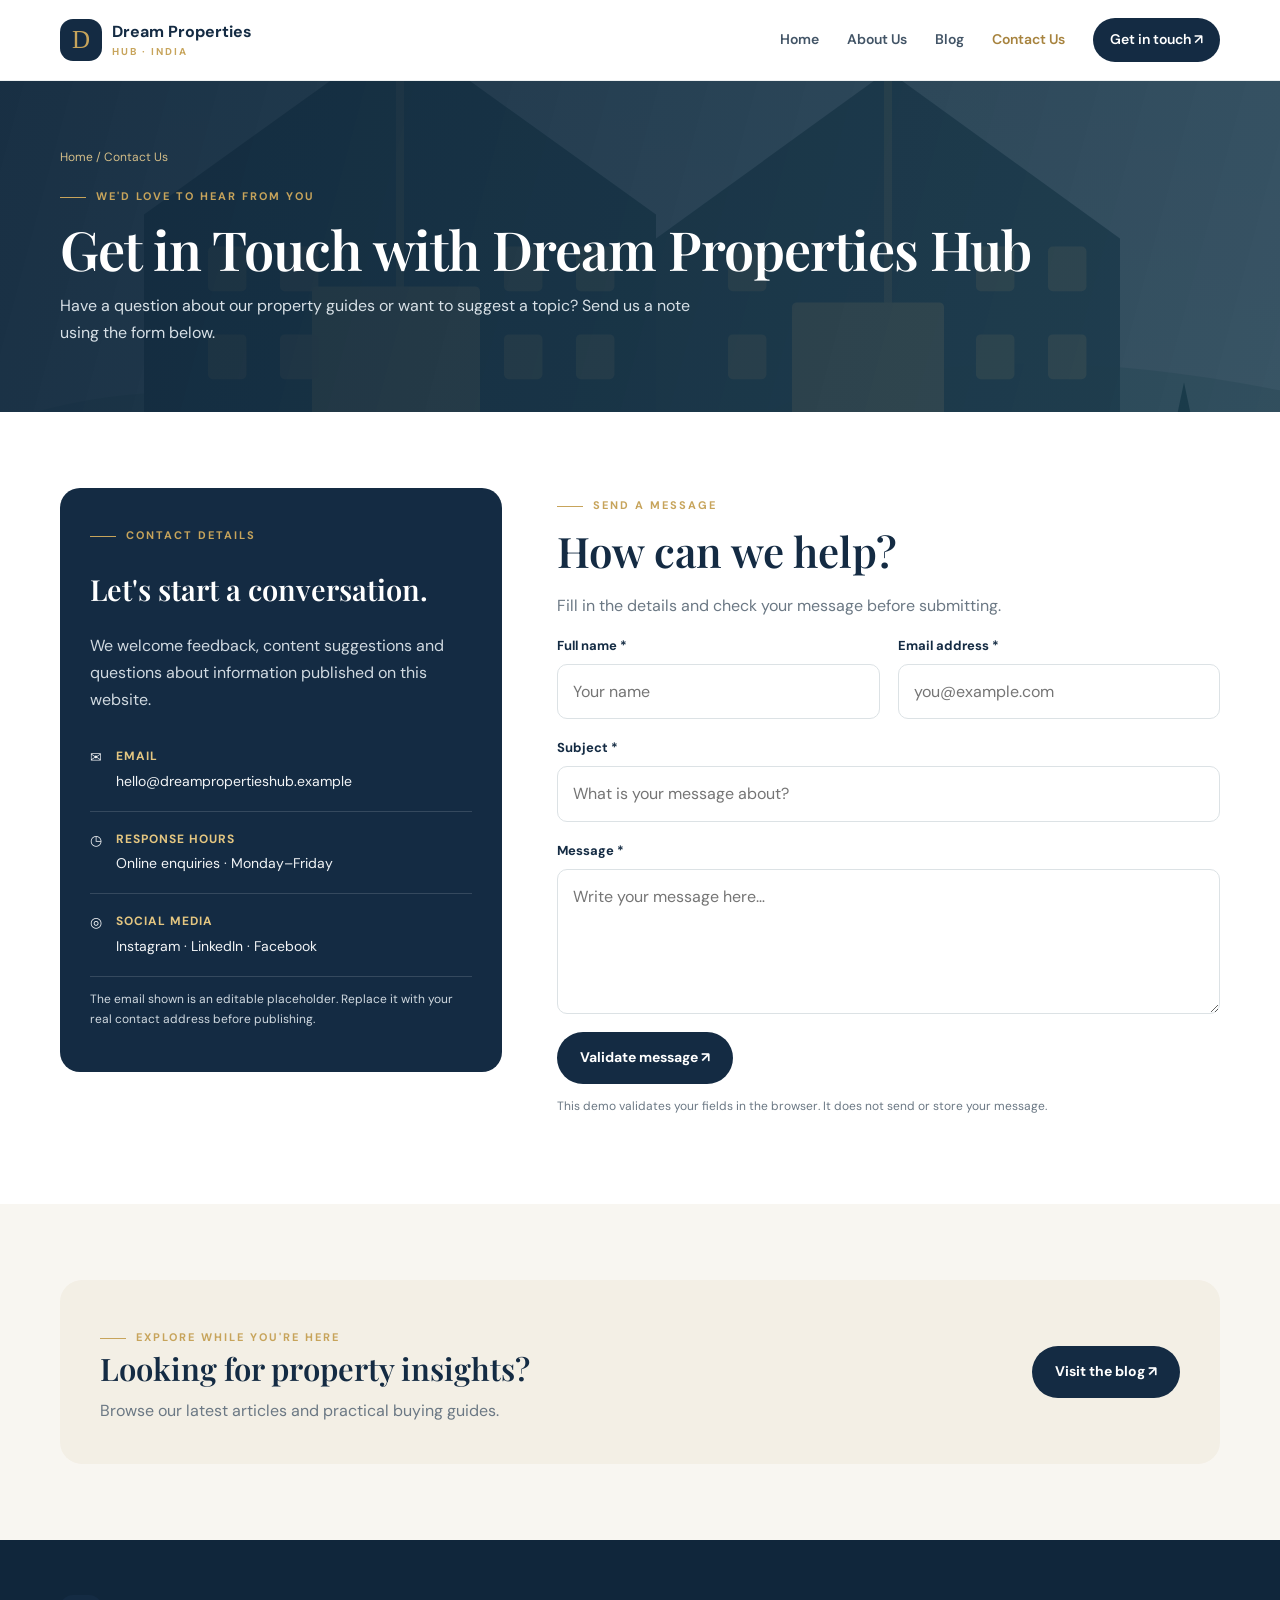
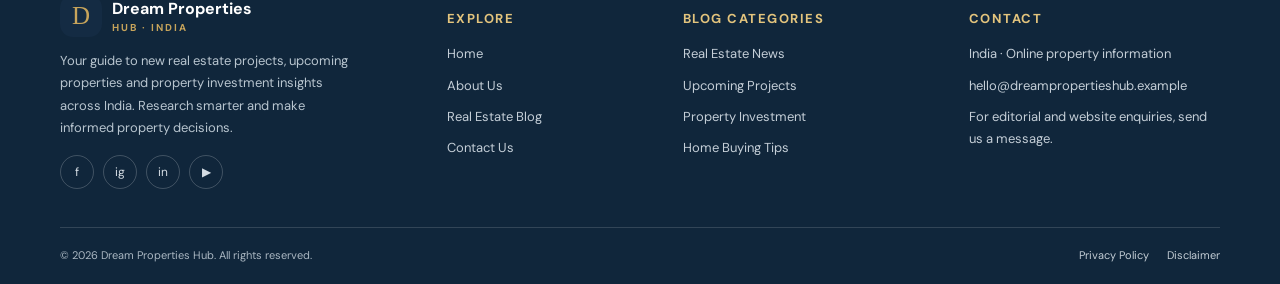
<file: contact.html>
<!doctype html><html lang="en"><head><meta charset="utf-8"><meta name="viewport" content="width=device-width, initial-scale=1"><title>Contact Us | Dream Properties Hub</title><meta name="description" content="Contact Dream Properties Hub with questions, feedback and suggestions about real estate articles and property information."><link rel="canonical" href="https://www.example.com/contact.html"><meta property="og:type" content="website"><meta property="og:site_name" content="Dream Properties Hub"><meta property="og:title" content="Contact Us | Dream Properties Hub"><meta property="og:description" content="Contact Dream Properties Hub with questions, feedback and suggestions about real estate articles and property information."><meta property="og:url" content="https://www.example.com/contact.html"><meta property="og:image" content="https://www.example.com/assets/images/city-skyline.svg"><meta name="theme-color" content="#142b43"><link rel="stylesheet" href="assets/css/style.css"><script src="assets/js/main.js" defer></script><script type="application/ld+json">{"@context":"https://schema.org","@type":"Organization","name":"Dream Properties Hub","url":"https://www.example.com/","description":"Real estate projects and property insights across India."}</script></head><body><header class="site-header"><div class="container nav-wrap"><a class="brand" href="index.html" aria-label="Dream Properties Hub home"><span class="brand-mark">D</span><span>Dream Properties <small>HUB · INDIA</small></span></a><button class="menu-toggle" type="button" aria-label="Open navigation menu" aria-expanded="false">&#9776;</button><nav class="nav-links" aria-label="Main navigation"><a href="index.html" >Home</a><a href="about.html" >About Us</a><a href="blogs.html" >Blog</a><a href="contact.html" class="active" aria-current="page">Contact Us</a><a class="nav-cta" href="contact.html">Get in touch ↗</a></nav></div></header><main><section class="page-hero"><div class="container"><div class="breadcrumb">Home / Contact Us</div><span class="eyebrow">We'd love to hear from you</span><h1>Get in Touch with Dream Properties Hub</h1><p>Have a question about our property guides or want to suggest a topic? Send us a note using the form below.</p></div></section><section class="section"><div class="container contact-grid"><aside class="contact-info"><span class="eyebrow">Contact details</span><h2>Let's start a conversation.</h2><p>We welcome feedback, content suggestions and questions about information published on this website.</p><div class="contact-detail"><span>✉</span><div><b>Email</b><a href="mailto:hello@dreampropertieshub.example">hello@dreampropertieshub.example</a></div></div><div class="contact-detail"><span>◷</span><div><b>Response hours</b><span>Online enquiries · Monday–Friday</span></div></div><div class="contact-detail"><span>◎</span><div><b>Social media</b><span><a href="https://www.instagram.com/">Instagram</a> · <a href="https://www.linkedin.com/">LinkedIn</a> · <a href="https://www.facebook.com/">Facebook</a></span></div></div><p class="form-note">The email shown is an editable placeholder. Replace it with your real contact address before publishing.</p></aside><div class="contact-form"><span class="eyebrow">Send a message</span><h2 class="section-title">How can we help?</h2><p style="color:var(--muted)">Fill in the details and check your message before submitting.</p><form data-contact-form><div class="form-grid"><div class="field"><label for="name">Full name *</label><input id="name" name="name" type="text" autocomplete="name" placeholder="Your name" required minlength="2"></div><div class="field"><label for="email">Email address *</label><input id="email" name="email" type="email" autocomplete="email" placeholder="you@example.com" required></div></div><div class="field"><label for="subject">Subject *</label><input id="subject" name="subject" type="text" placeholder="What is your message about?" required minlength="3"></div><div class="field"><label for="message">Message *</label><textarea id="message" name="message" placeholder="Write your message here…" required minlength="10"></textarea></div><button class="btn btn-navy" type="submit">Validate message ↗</button><p class="form-note">This demo validates your fields in the browser. It does not send or store your message.</p><div class="form-status" data-form-status role="status" aria-live="polite"></div></form></div></div></section><section class="section section-soft"><div class="container"><div class="newsletter"><div><span class="eyebrow">Explore while you're here</span><h2>Looking for property insights?</h2><p>Browse our latest articles and practical buying guides.</p></div><a class="btn btn-navy" href="blogs.html">Visit the blog ↗</a></div></div></section></main><footer class="site-footer"><div class="container"><div class="footer-grid"><div><a class="brand footer-brand" href="index.html"><span class="brand-mark">D</span><span>Dream Properties <small>HUB · INDIA</small></span></a><p class="footer-about">Your guide to new real estate projects, upcoming properties and property investment insights across India. Research smarter and make informed property decisions.</p><div class="socials"><a href="https://www.facebook.com/" aria-label="Facebook">f</a><a href="https://www.instagram.com/" aria-label="Instagram">ig</a><a href="https://www.linkedin.com/" aria-label="LinkedIn">in</a><a href="https://www.youtube.com/" aria-label="YouTube">▶</a></div></div><div class="footer-col"><h3>Explore</h3><a href="index.html">Home</a><a href="about.html">About Us</a><a href="blogs.html">Real Estate Blog</a><a href="contact.html">Contact Us</a></div><div class="footer-col"><h3>Blog Categories</h3><a href="blogs.html?category=Real%20Estate%20News">Real Estate News</a><a href="blogs.html?category=Upcoming%20Projects">Upcoming Projects</a><a href="blogs.html?category=Property%20Investment">Property Investment</a><a href="blogs.html?category=Home%20Buying%20Tips">Home Buying Tips</a></div><div class="footer-col"><h3>Contact</h3><p>India · Online property information</p><a href="mailto:hello@dreampropertieshub.example">hello@dreampropertieshub.example</a><p>For editorial and website enquiries, send us a message.</p></div></div><div class="footer-bottom"><span>© <span data-year>2026</span> Dream Properties Hub. All rights reserved.</span><div class="legal-links"><a href="#" data-placeholder-link>Privacy Policy</a><a href="#" data-placeholder-link>Disclaimer</a></div></div></div></footer></body></html>
</file>
<file: assets/css/style.css>
@import url('https://fonts.googleapis.com/css2?family=DM+Sans:wght@400;500;600;700&family=Playfair+Display:wght@500;600;700&display=swap');
:root{--navy:#142b43;--gold:#c7a45b;--ink:#263746;--muted:#6b7884;--cream:#f8f6f1;--line:#e5e8eb;--shadow:0 18px 50px rgba(20,43,67,.09);--radius:18px}
*{box-sizing:border-box}html{scroll-behavior:smooth}body{margin:0;font-family:"DM Sans",Arial,sans-serif;color:var(--ink);line-height:1.7}a{color:inherit;text-decoration:none}button,input,textarea{font:inherit}.container{width:min(1160px,calc(100% - 40px));margin:auto}
.site-header{position:sticky;top:0;z-index:20;background:rgba(255,255,255,.97);border-bottom:1px solid #edf0f1}.nav-wrap{min-height:80px;display:flex;align-items:center;justify-content:space-between;gap:20px}.brand{display:flex;align-items:center;gap:10px;color:var(--navy);font-weight:700;line-height:1.1}.brand-mark{width:42px;height:42px;border-radius:13px;background:var(--navy);display:grid;place-items:center;color:var(--gold);font:25px Georgia}.brand small{display:block;font-size:10px;letter-spacing:2px;color:var(--gold);margin-top:5px}.nav-links{display:flex;align-items:center;gap:28px}.nav-links a{font-size:14px;font-weight:600;color:#425466}.nav-links a:hover,.nav-links a.active{color:#a7833e}.nav-links .nav-cta{padding:10px 17px;border-radius:30px;background:var(--navy);color:#fff}.menu-toggle{display:none;border:0;background:transparent;color:var(--navy);font-size:26px}
.hero{background:linear-gradient(105deg,rgba(13,34,53,.94),rgba(20,43,67,.72)),url('../images/city-skyline.svg') center/cover;color:#fff;padding:100px 0 90px;position:relative;overflow:hidden}.hero-content{max-width:720px}.eyebrow{display:inline-flex;gap:10px;color:var(--gold);text-transform:uppercase;letter-spacing:2px;font-size:11px;font-weight:700}.eyebrow:before{content:"";width:26px;height:1px;background:currentColor;margin-top:10px}.hero h1,.page-hero h1{font:600 clamp(40px,6vw,68px)/1.1 "Playfair Display",Georgia,serif;letter-spacing:-1px;margin:20px 0}.hero h1 span{color:#e4c681}.hero p{max-width:610px;color:#e0e6eb;font-size:17px;margin-bottom:28px}.btn{display:inline-flex;align-items:center;justify-content:center;gap:9px;border:1px solid transparent;border-radius:30px;padding:13px 22px;font-weight:700;font-size:14px;cursor:pointer;transition:.2s}.btn:hover{transform:translateY(-2px)}.btn-gold{background:var(--gold);color:#152b40}.btn-outline{border-color:#ffffff77;color:white;margin-left:10px}.btn-navy{background:var(--navy);color:#fff}.search-panel{margin-top:-28px;position:relative}.search-box{display:flex;align-items:center;gap:12px;background:white;border-radius:16px;padding:13px;box-shadow:var(--shadow);border:1px solid #edf0f1}.search-icon{font-size:22px;color:var(--gold);padding:0 8px}.search-box input{border:0;outline:0;min-width:0;flex:1;padding:9px}.section{padding:76px 0}.section-soft{background:var(--cream)}.section-head{display:flex;justify-content:space-between;align-items:end;gap:24px;margin-bottom:30px}.section-head h2,.section-title{font:600 clamp(29px,4vw,42px)/1.2 "Playfair Display",Georgia,serif;color:var(--navy);margin:10px 0}.section-head p{max-width:520px;color:var(--muted);margin:0}.text-link{font-weight:700;color:#a7833e;font-size:14px;white-space:nowrap}.grid{display:grid;gap:24px}.grid-3{grid-template-columns:repeat(3,minmax(0,1fr))}.project-card,.blog-card,.location-card{border:1px solid var(--line);border-radius:var(--radius);overflow:hidden;background:white;transition:.25s}.project-card:hover,.blog-card:hover,.location-card:hover{transform:translateY(-5px);box-shadow:var(--shadow)}.project-card img,.blog-card img{width:100%;aspect-ratio:16/10;object-fit:cover}.card-body{padding:21px}.tag{display:inline-block;font-size:10px;letter-spacing:1px;text-transform:uppercase;color:#947235;background:#f6f0e2;padding:5px 9px;border-radius:5px;font-weight:700}.card-body h3{font:600 22px/1.3 "Playfair Display",Georgia,serif;color:var(--navy);margin:12px 0 8px}.card-body p{color:var(--muted);font-size:14px;margin:0 0 16px}.meta{display:flex;gap:12px;flex-wrap:wrap;font-size:12px;color:#7d8992}.card-foot{display:flex;align-items:center;justify-content:space-between;gap:12px;border-top:1px solid var(--line);padding-top:15px;margin-top:17px}.card-foot a{font-size:13px;font-weight:700;color:var(--navy)}.price{color:#a7833e;font-weight:700;font-size:13px}.intro-grid{display:grid;grid-template-columns:1fr 1fr;gap:60px;align-items:center}.intro-art{position:relative}.intro-art img{border-radius:22px;box-shadow:var(--shadow);width:100%}.stat-card{position:absolute;bottom:20px;left:-16px;background:white;border-radius:14px;padding:16px 20px;box-shadow:var(--shadow);color:var(--navy)}.stat-card strong{display:block;font:600 24px "Playfair Display",Georgia,serif}.stat-card span{font-size:12px;color:var(--muted)}.intro-copy p,.prose p{color:var(--muted)}.check-list{list-style:none;padding:0;margin:22px 0}.check-list li{padding:7px 0 7px 28px;position:relative}.check-list li:before{content:"✓";position:absolute;left:0;color:#b28b43;font-weight:800}.location-grid{display:grid;grid-template-columns:repeat(4,minmax(0,1fr));gap:15px}.location-card{padding:18px;display:flex;align-items:center;gap:13px}.location-icon{width:43px;height:43px;display:grid;place-items:center;background:#f4eddd;color:#9b7837;border-radius:12px;font-size:20px;flex-shrink:0}.location-card strong{display:block;color:var(--navy)}.location-card span{font-size:12px;color:var(--muted)}.tip-panel{background:var(--navy);border-radius:22px;padding:40px;color:white;display:grid;grid-template-columns:.8fr 1.2fr;gap:35px;align-items:center}.tip-panel h2{font:600 34px/1.2 "Playfair Display",Georgia,serif;margin:14px 0}.tip-panel p{color:#c9d2db}.tip-list{display:grid;grid-template-columns:1fr 1fr;gap:16px}.tip-item{padding:17px;border:1px solid #ffffff26;border-radius:13px}.tip-item strong{display:block;color:#e7ca88;margin-bottom:4px}.tip-item span{font-size:13px;color:#d5dde4}.newsletter{background:#f3efe5;padding:40px;border-radius:22px;display:flex;align-items:center;justify-content:space-between;gap:28px}.newsletter h2{font:600 31px "Playfair Display",Georgia,serif;color:var(--navy);margin:0 0 8px}.newsletter p{margin:0;color:var(--muted)}.newsletter-form{display:flex;gap:10px;min-width:min(430px,100%);flex-wrap:wrap}.newsletter-form input{min-width:0;flex:1;border:1px solid #dce0e2;border-radius:30px;padding:13px 17px}.page-hero{background:linear-gradient(105deg,rgba(16,40,61,.96),rgba(25,57,77,.85)),url('../images/modern-villa.svg') center/cover;color:white;padding:66px 0}.page-hero h1{font-size:clamp(36px,5vw,54px);margin:13px 0}.page-hero p{color:#d7e0e6;max-width:650px;margin:0}.breadcrumb{font-size:12px;color:#d3bd88;margin-bottom:12px}.prose{max-width:850px}.prose h2{font:600 31px "Playfair Display",Georgia,serif;color:var(--navy);margin-top:35px}.mission-grid{display:grid;grid-template-columns:1fr 1fr;gap:22px}.mission-card{padding:30px;border:1px solid var(--line);border-radius:18px}.mission-card .number{font:600 38px "Playfair Display",Georgia,serif;color:var(--gold)}.mission-card h3{color:var(--navy);margin:8px 0}.mission-card p{color:var(--muted);margin:0}.filter-row{display:flex;gap:10px;flex-wrap:wrap;margin:24px 0}.filter-btn{border:1px solid var(--line);background:white;border-radius:24px;padding:9px 15px;font-size:12px;font-weight:700;color:#536371;cursor:pointer}.filter-btn.active,.filter-btn:hover{background:var(--navy);border-color:var(--navy);color:white}.blog-tools{display:flex;gap:15px;align-items:center;justify-content:space-between;flex-wrap:wrap}.blog-tools .search-box{box-shadow:none;border-radius:30px;max-width:420px;flex:1;padding:5px 12px}.blog-tools .search-box input{padding:8px}.result-count{font-size:13px;color:var(--muted)}.no-results{grid-column:1/-1;text-align:center;padding:45px 20px;background:var(--cream);border-radius:16px;color:var(--muted)}.load-wrap{text-align:center;margin-top:35px}.contact-grid{display:grid;grid-template-columns:.8fr 1.2fr;gap:55px;align-items:start}.contact-info{background:var(--navy);color:white;padding:30px;border-radius:20px}.contact-info h2{font:600 29px "Playfair Display",Georgia,serif}.contact-info p{color:#d0d9e0}.contact-detail{display:flex;gap:14px;padding:17px 0;border-bottom:1px solid #ffffff24}.contact-detail b{display:block;color:#e4c681;font-size:12px;text-transform:uppercase;letter-spacing:1px}.contact-detail span,.contact-detail a{font-size:14px;color:#f2f4f6}.form-grid{display:grid;grid-template-columns:1fr 1fr;gap:18px}.field{display:flex;flex-direction:column;gap:7px;margin-bottom:18px}.field label{font-size:13px;font-weight:700;color:var(--navy)}.field input,.field textarea{width:100%;padding:13px 15px;border:1px solid #dce2e5;border-radius:10px;outline:none}.field input:focus,.field textarea:focus{border-color:var(--gold)}.field textarea{min-height:145px;resize:vertical}.form-note{font-size:12px;color:var(--muted)}.form-status{display:none;margin-top:14px;padding:12px 15px;border-radius:10px;font-size:14px}.form-status.show{display:block;background:#eef7ef;color:#28643c}.form-status.error{background:#fff0ed;color:#9a3425}.site-footer{background:#10263b;color:#d4dce3;padding:55px 0 20px}.footer-grid{display:grid;grid-template-columns:1.4fr .8fr 1fr 1fr;gap:35px}.footer-brand{color:white}.footer-about{font-size:13px;color:#b8c5cf;max-width:300px}.footer-col h3{font-size:13px;color:#e3c47d;text-transform:uppercase;letter-spacing:1.5px}.footer-col a,.footer-col p{display:block;font-size:13px;color:#c4ced7;margin:9px 0}.footer-col a:hover{color:#e3c47d}.socials{display:flex;gap:9px;margin-top:16px}.socials a{border:1px solid #ffffff33;border-radius:50%;width:34px;height:34px;display:grid;place-items:center;font-size:12px}.footer-bottom{border-top:1px solid #ffffff24;margin-top:38px;padding-top:18px;display:flex;justify-content:space-between;gap:20px;font-size:11px;color:#aab7c2}.legal-links{display:flex;gap:18px}.legal-links a{color:#c3cdd5}
@media(max-width:900px){.grid-3{grid-template-columns:repeat(2,minmax(0,1fr))}.location-grid{grid-template-columns:repeat(2,minmax(0,1fr))}.intro-grid{gap:32px}.footer-grid{grid-template-columns:1fr 1fr}.tip-panel{grid-template-columns:1fr}.newsletter{align-items:flex-start;flex-direction:column}.newsletter-form{min-width:0;width:100%}}
@media(max-width:680px){.container{width:calc(100% - 30px)}.nav-wrap{min-height:70px}.menu-toggle{display:block}.nav-links{display:none;position:absolute;top:69px;left:0;right:0;background:white;padding:15px 22px 20px;flex-direction:column;align-items:stretch;gap:0;box-shadow:0 15px 25px #142b4314}.nav-links.open{display:flex}.nav-links a{padding:12px 4px}.nav-links .nav-cta{text-align:center;margin-top:6px}.hero{padding:70px 0}.hero h1{font-size:42px}.hero p{font-size:15px}.hero-actions{display:flex;flex-direction:column;align-items:flex-start;gap:10px}.btn-outline{margin:0}.search-box{gap:4px}.search-box .btn{padding:10px 13px;font-size:12px}.section{padding:53px 0}.section-head{display:block}.section-head .text-link{display:inline-block;margin-top:12px}.grid-3,.location-grid{grid-template-columns:1fr}.intro-grid,.contact-grid{grid-template-columns:1fr;gap:32px}.stat-card{left:10px}.tip-panel{padding:26px}.tip-list{grid-template-columns:1fr}.newsletter{padding:26px}.newsletter-form{flex-direction:column}.newsletter-form .btn{width:100%}.page-hero{padding:48px 0}.mission-grid,.form-grid{grid-template-columns:1fr}.footer-grid{grid-template-columns:1fr;gap:22px}.footer-bottom{flex-direction:column}.blog-tools{align-items:stretch}.blog-tools .search-box{max-width:none;flex:auto}.card-body{padding:18px}}
</file>
